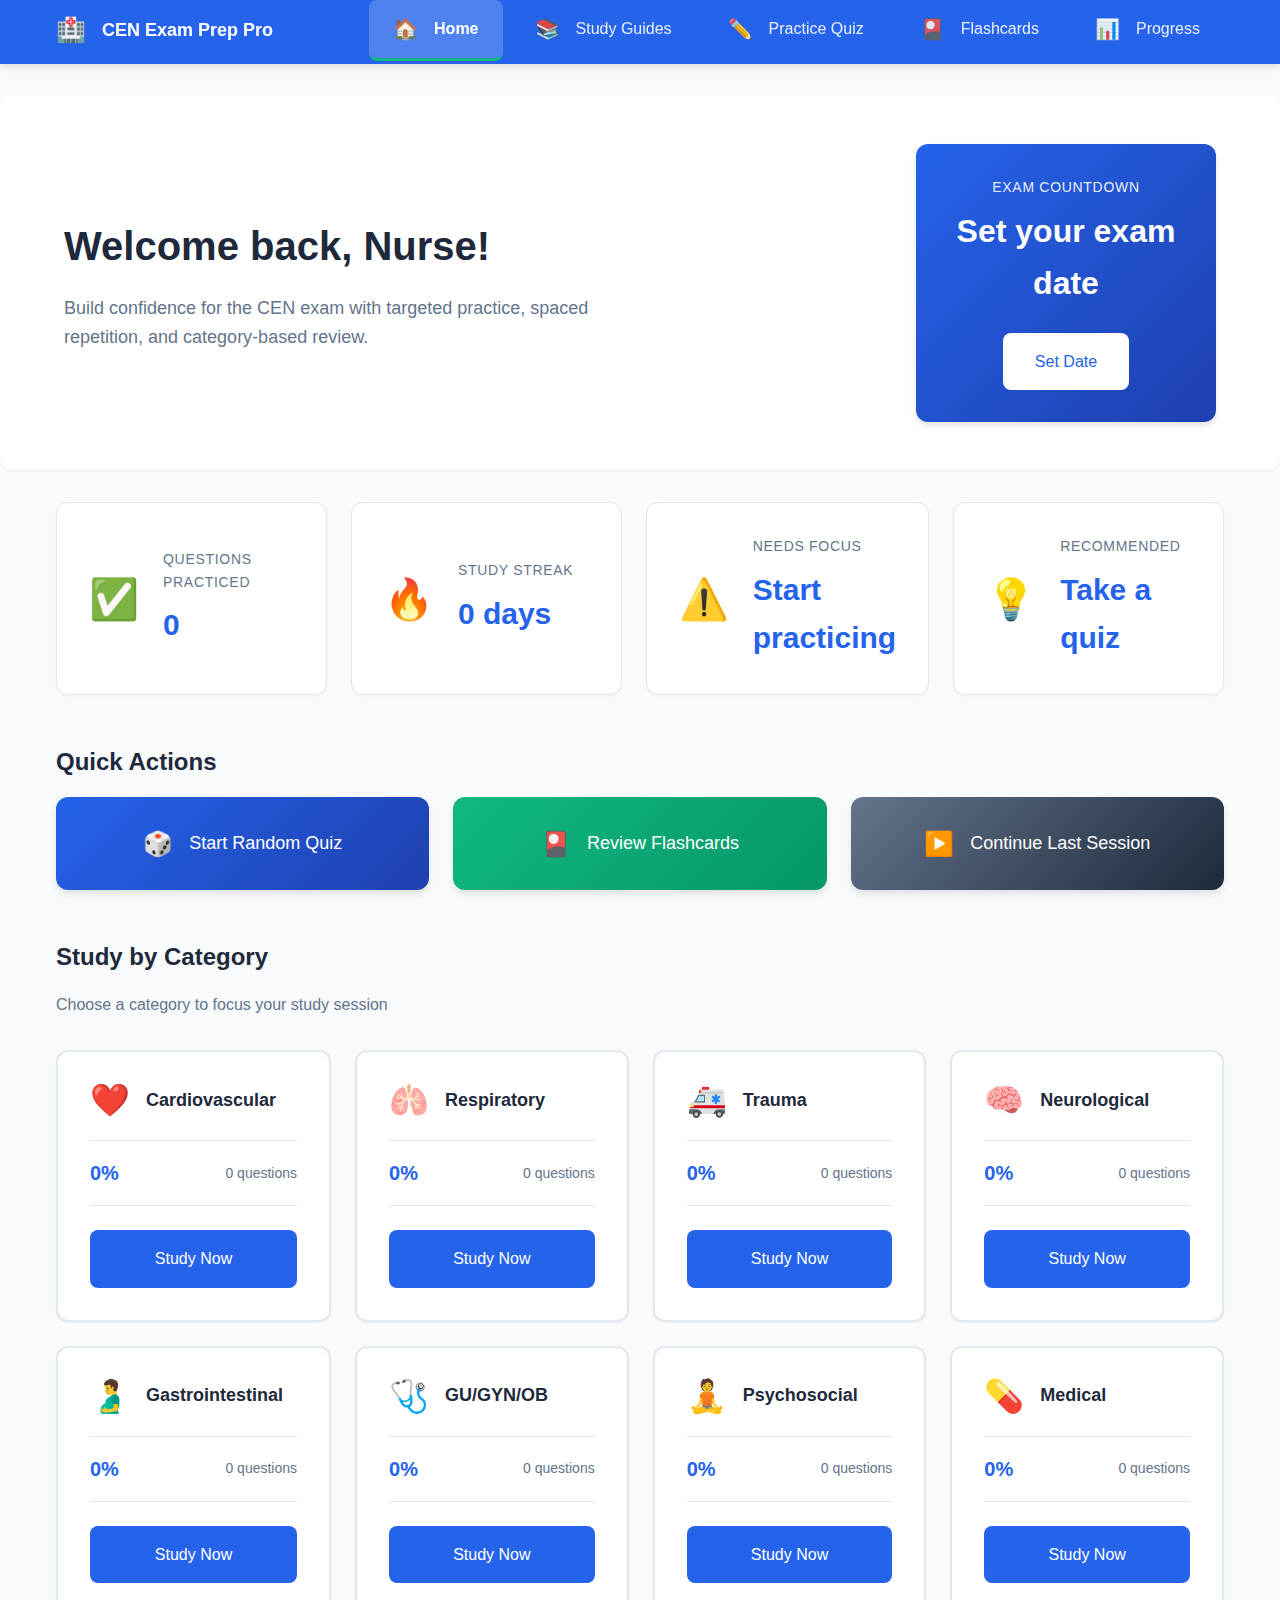
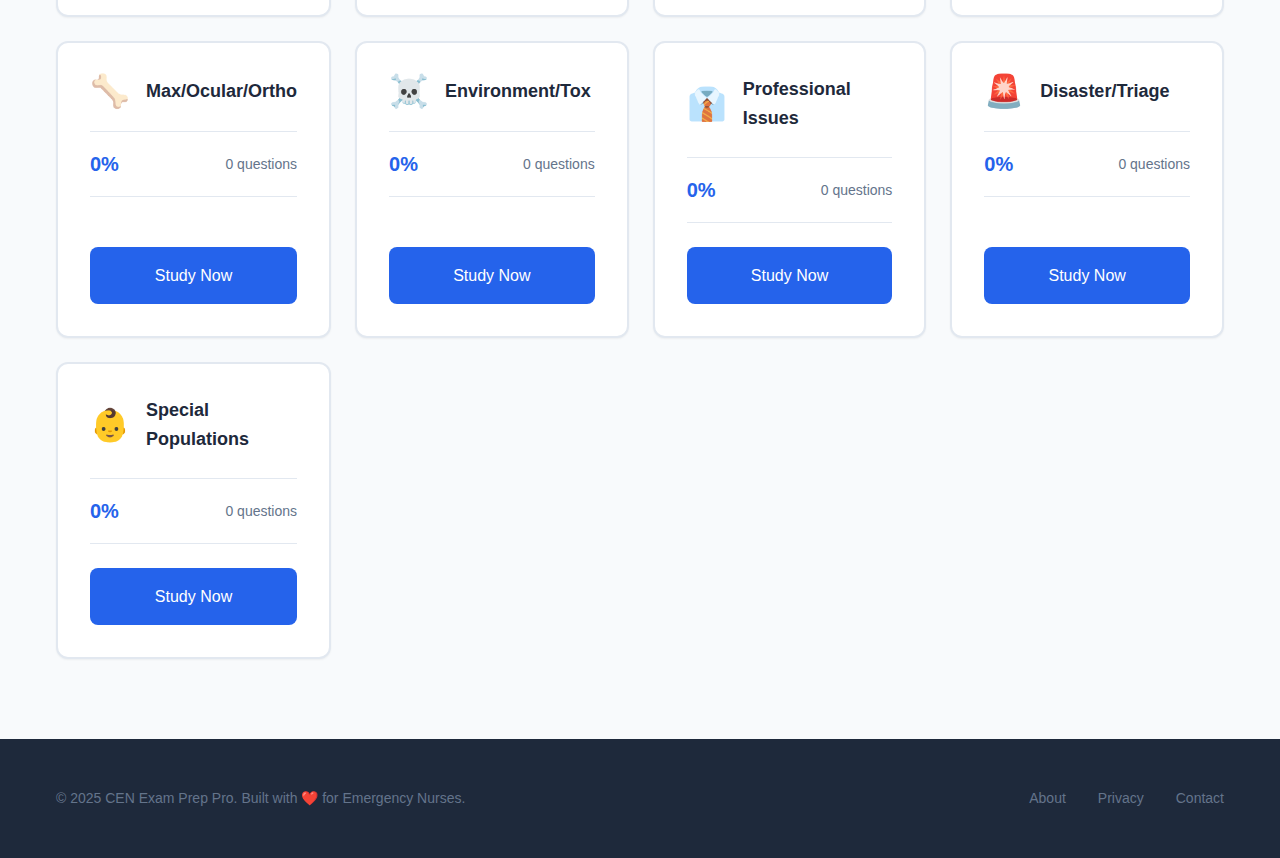
<file: index.html>
<!doctype html>
<html lang="en">
<head>
  <meta charset="utf-8" />
  <meta name="viewport" content="width=device-width, initial-scale=1" />
  
  <!-- SEO -->
  <title>CEN Exam Prep Pro | Dashboard</title>
  <meta name="description" content="CEN Exam Prep Pro dashboard: track study streak, practice questions, categories, and recommended next steps for Certified Emergency Nurse exam prep." />
  <meta name="keywords" content="CEN, Certified Emergency Nurse, exam prep, emergency nursing, practice questions, flashcards, study guide, quiz" />
  <meta name="author" content="CEN Exam Prep Pro" />
  
  <!-- Theme color for mobile browsers -->
  <meta name="theme-color" content="#2563eb" />
  
  <!-- External CSS -->
  <link rel="stylesheet" href="css/style.css" />
  
  <!-- JS configuration & app logic -->
  <script src="js/config.js" defer></script>
  <script src="js/app.js" defer></script>
</head>

<body data-page="dashboard">
  <!-- Skip link for accessibility -->
  <a class="skip-link" href="#main">Skip to main content</a>

  <!-- HEADER + NAVIGATION -->
  <header class="site-header" role="banner">
    <div class="container">
      <div class="header-inner">
        <!-- Brand -->
        <div class="brand">
          <a href="index.html" class="brand-link" data-nav="home">
            <span class="brand-icon">🏥</span>
            <span class="brand-title">CEN Exam Prep Pro</span>
          </a>
        </div>

        <!-- Mobile menu toggle -->
        <button 
          class="nav-toggle" 
          type="button"
          aria-label="Toggle navigation menu"
          aria-controls="primary-nav"
          aria-expanded="false"
          data-action="toggle-nav"
        >
          <span class="nav-toggle-icon">☰</span>
        </button>

        <!-- Primary navigation -->
        <nav class="primary-nav" aria-label="Primary navigation">
          <ul class="nav-list" id="primary-nav">
            <li class="nav-item">
              <a href="index.html" class="nav-link active" aria-current="page" data-nav="home">
                <span class="nav-icon">🏠</span>
                <span>Home</span>
              </a>
            </li>
            <li class="nav-item">
              <a href="study.html" class="nav-link" data-nav="study-guides">
                <span class="nav-icon">📚</span>
                <span>Study Guides</span>
              </a>
            </li>
            <li class="nav-item">
              <a href="quiz.html" class="nav-link" data-nav="practice-quiz">
                <span class="nav-icon">✏️</span>
                <span>Practice Quiz</span>
              </a>
            </li>
            <li class="nav-item">
              <a href="flashcards.html" class="nav-link" data-nav="flashcards">
                <span class="nav-icon">🎴</span>
                <span>Flashcards</span>
              </a>
            </li>
            <li class="nav-item">
              <a href="progress.html" class="nav-link" data-nav="progress">
                <span class="nav-icon">📊</span>
                <span>Progress</span>
              </a>
            </li>
          </ul>
        </nav>
      </div>
    </div>
  </header>

  <!-- MAIN CONTENT -->
  <main id="main" class="site-main" role="main">
    
    <!-- HERO SECTION -->
    <section class="hero" aria-labelledby="hero-title">
      <div class="container">
        <div class="hero-content">
          <h1 id="hero-title" class="hero-title">
            Welcome back, <span id="userName" data-hook="user-name">Nurse</span>!
          </h1>
          <p class="hero-subtitle">
            Build confidence for the CEN exam with targeted practice, spaced repetition, and category-based review.
          </p>
        </div>
        
        <!-- Exam countdown -->
        <div class="countdown-card" role="status" aria-live="polite">
          <div class="countdown-label">Exam Countdown</div>
          <div class="countdown-value" id="examCountdown" data-hook="exam-countdown">
            Set your exam date
          </div>
          <button class="countdown-set-btn" data-action="set-exam-date">
            Set Date
          </button>
        </div>
      </div>
    </section>

    <!-- DASHBOARD STATS -->
    <section class="dashboard-stats" aria-label="Study statistics">
      <div class="container">
        <div class="stats-grid">
          
          <!-- Total Questions Practiced -->
          <div class="stat-card" data-stat="total-questions">
            <div class="stat-icon">✅</div>
            <div class="stat-content">
              <div class="stat-label">Questions Practiced</div>
              <div class="stat-value" id="totalQuestions" data-hook="total-questions">0</div>
            </div>
          </div>

          <!-- Study Streak -->
          <div class="stat-card" data-stat="study-streak">
            <div class="stat-icon">🔥</div>
            <div class="stat-content">
              <div class="stat-label">Study Streak</div>
              <div class="stat-value">
                <span id="studyStreak" data-hook="study-streak">0</span> days
              </div>
            </div>
          </div>

          <!-- Weakest Category -->
          <div class="stat-card" data-stat="weakest-category">
            <div class="stat-icon">⚠️</div>
            <div class="stat-content">
              <div class="stat-label">Needs Focus</div>
              <div class="stat-value" id="weakestCategory" data-hook="weakest-category">
                Start practicing
              </div>
            </div>
          </div>

          <!-- Recommended Study -->
          <div class="stat-card" data-stat="recommended">
            <div class="stat-icon">💡</div>
            <div class="stat-content">
              <div class="stat-label">Recommended</div>
              <div class="stat-value" id="recommendedStudy" data-hook="recommended-study">
                Take a quiz
              </div>
            </div>
          </div>

        </div>
      </div>
    </section>

    <!-- QUICK ACTIONS -->
    <section class="quick-actions" aria-label="Quick actions">
      <div class="container">
        <h2 class="section-title">Quick Actions</h2>
        <div class="actions-grid">
          
          <button class="action-btn action-btn-primary" data-action="start-random-quiz">
            <span class="action-icon">🎲</span>
            <span class="action-text">Start Random Quiz</span>
          </button>

          <button class="action-btn action-btn-secondary" data-action="review-flashcards">
            <span class="action-icon">🎴</span>
            <span class="action-text">Review Flashcards</span>
          </button>

          <button class="action-btn action-btn-tertiary" data-action="continue-session">
            <span class="action-icon">▶️</span>
            <span class="action-text">Continue Last Session</span>
          </button>

        </div>
      </div>
    </section>

    <!-- STUDY CATEGORIES -->
    <section class="study-categories" aria-label="Study categories">
      <div class="container">
        <h2 class="section-title">Study by Category</h2>
        <p class="section-subtitle">Choose a category to focus your study session</p>
        
        <div class="categories-grid">
          
          <!-- Cardiovascular -->
          <div class="category-card" data-category="cardiovascular">
            <div class="category-header">
              <span class="category-icon">❤️</span>
              <h3 class="category-title">Cardiovascular</h3>
            </div>
            <div class="category-stats">
              <span class="category-progress" data-hook="progress-cardiovascular">0%</span>
              <span class="category-count" data-hook="count-cardiovascular">0 questions</span>
            </div>
            <button class="category-btn" data-action="study-category" data-category-id="cardiovascular">
              Study Now
            </button>
          </div>

          <!-- Respiratory -->
          <div class="category-card" data-category="respiratory">
            <div class="category-header">
              <span class="category-icon">🫁</span>
              <h3 class="category-title">Respiratory</h3>
            </div>
            <div class="category-stats">
              <span class="category-progress" data-hook="progress-respiratory">0%</span>
              <span class="category-count" data-hook="count-respiratory">0 questions</span>
            </div>
            <button class="category-btn" data-action="study-category" data-category-id="respiratory">
              Study Now
            </button>
          </div>

          <!-- Trauma -->
          <div class="category-card" data-category="trauma">
            <div class="category-header">
              <span class="category-icon">🚑</span>
              <h3 class="category-title">Trauma</h3>
            </div>
            <div class="category-stats">
              <span class="category-progress" data-hook="progress-trauma">0%</span>
              <span class="category-count" data-hook="count-trauma">0 questions</span>
            </div>
            <button class="category-btn" data-action="study-category" data-category-id="trauma">
              Study Now
            </button>
          </div>

          <!-- Neurological -->
          <div class="category-card" data-category="neurological">
            <div class="category-header">
              <span class="category-icon">🧠</span>
              <h3 class="category-title">Neurological</h3>
            </div>
            <div class="category-stats">
              <span class="category-progress" data-hook="progress-neurological">0%</span>
              <span class="category-count" data-hook="count-neurological">0 questions</span>
            </div>
            <button class="category-btn" data-action="study-category" data-category-id="neurological">
              Study Now
            </button>
          </div>

          <!-- Gastrointestinal -->
          <div class="category-card" data-category="gastrointestinal">
            <div class="category-header">
              <span class="category-icon">🫃</span>
              <h3 class="category-title">Gastrointestinal</h3>
            </div>
            <div class="category-stats">
              <span class="category-progress" data-hook="progress-gastrointestinal">0%</span>
              <span class="category-count" data-hook="count-gastrointestinal">0 questions</span>
            </div>
            <button class="category-btn" data-action="study-category" data-category-id="gastrointestinal">
              Study Now
            </button>
          </div>

          <!-- Genitourinary/Gynecology/Obstetrical -->
          <div class="category-card" data-category="genitourinary">
            <div class="category-header">
              <span class="category-icon">🩺</span>
              <h3 class="category-title">GU/GYN/OB</h3>
            </div>
            <div class="category-stats">
              <span class="category-progress" data-hook="progress-genitourinary">0%</span>
              <span class="category-count" data-hook="count-genitourinary">0 questions</span>
            </div>
            <button class="category-btn" data-action="study-category" data-category-id="genitourinary">
              Study Now
            </button>
          </div>

          <!-- Psychosocial -->
          <div class="category-card" data-category="psychosocial">
            <div class="category-header">
              <span class="category-icon">🧘</span>
              <h3 class="category-title">Psychosocial</h3>
            </div>
            <div class="category-stats">
              <span class="category-progress" data-hook="progress-psychosocial">0%</span>
              <span class="category-count" data-hook="count-psychosocial">0 questions</span>
            </div>
            <button class="category-btn" data-action="study-category" data-category-id="psychosocial">
              Study Now
            </button>
          </div>

          <!-- Medical -->
          <div class="category-card" data-category="medical">
            <div class="category-header">
              <span class="category-icon">💊</span>
              <h3 class="category-title">Medical</h3>
            </div>
            <div class="category-stats">
              <span class="category-progress" data-hook="progress-medical">0%</span>
              <span class="category-count" data-hook="count-medical">0 questions</span>
            </div>
            <button class="category-btn" data-action="study-category" data-category-id="medical">
              Study Now
            </button>
          </div>

          <!-- Maxillofacial/Ocular/Orthopedic/Wound -->
          <div class="category-card" data-category="maxillofacial">
            <div class="category-header">
              <span class="category-icon">🦴</span>
              <h3 class="category-title">Max/Ocular/Ortho</h3>
            </div>
            <div class="category-stats">
              <span class="category-progress" data-hook="progress-maxillofacial">0%</span>
              <span class="category-count" data-hook="count-maxillofacial">0 questions</span>
            </div>
            <button class="category-btn" data-action="study-category" data-category-id="maxillofacial">
              Study Now
            </button>
          </div>

          <!-- Environment/Toxicology -->
          <div class="category-card" data-category="environmental">
            <div class="category-header">
              <span class="category-icon">☠️</span>
              <h3 class="category-title">Environment/Tox</h3>
            </div>
            <div class="category-stats">
              <span class="category-progress" data-hook="progress-environmental">0%</span>
              <span class="category-count" data-hook="count-environmental">0 questions</span>
            </div>
            <button class="category-btn" data-action="study-category" data-category-id="environmental">
              Study Now
            </button>
          </div>

          <!-- Professional Issues -->
          <div class="category-card" data-category="professional">
            <div class="category-header">
              <span class="category-icon">👔</span>
              <h3 class="category-title">Professional Issues</h3>
            </div>
            <div class="category-stats">
              <span class="category-progress" data-hook="progress-professional">0%</span>
              <span class="category-count" data-hook="count-professional">0 questions</span>
            </div>
            <button class="category-btn" data-action="study-category" data-category-id="professional">
              Study Now
            </button>
          </div>

          <!-- System/Disaster/Triage -->
          <div class="category-card" data-category="disaster">
            <div class="category-header">
              <span class="category-icon">🚨</span>
              <h3 class="category-title">Disaster/Triage</h3>
            </div>
            <div class="category-stats">
              <span class="category-progress" data-hook="progress-disaster">0%</span>
              <span class="category-count" data-hook="count-disaster">0 questions</span>
            </div>
            <button class="category-btn" data-action="study-category" data-category-id="disaster">
              Study Now
            </button>
          </div>

          <!-- Special Populations -->
          <div class="category-card" data-category="special-populations">
            <div class="category-header">
              <span class="category-icon">👶</span>
              <h3 class="category-title">Special Populations</h3>
            </div>
            <div class="category-stats">
              <span class="category-progress" data-hook="progress-special-populations">0%</span>
              <span class="category-count" data-hook="count-special-populations">0 questions</span>
            </div>
            <button class="category-btn" data-action="study-category" data-category-id="special-populations">
              Study Now
            </button>
          </div>

        </div>
      </div>
    </section>

  </main>

  <!-- FOOTER -->
  <footer class="site-footer" role="contentinfo">
    <div class="container">
      <div class="footer-content">
        <p class="footer-copyright">
          &copy; 2025 CEN Exam Prep Pro. Built with ❤️ for Emergency Nurses.
        </p>
        <nav class="footer-nav" aria-label="Footer navigation">
          <a href="#" class="footer-link">About</a>
          <a href="#" class="footer-link">Privacy</a>
          <a href="#" class="footer-link">Contact</a>
        </nav>
      </div>
    </div>
  </footer>

</body>
</html>
</file>
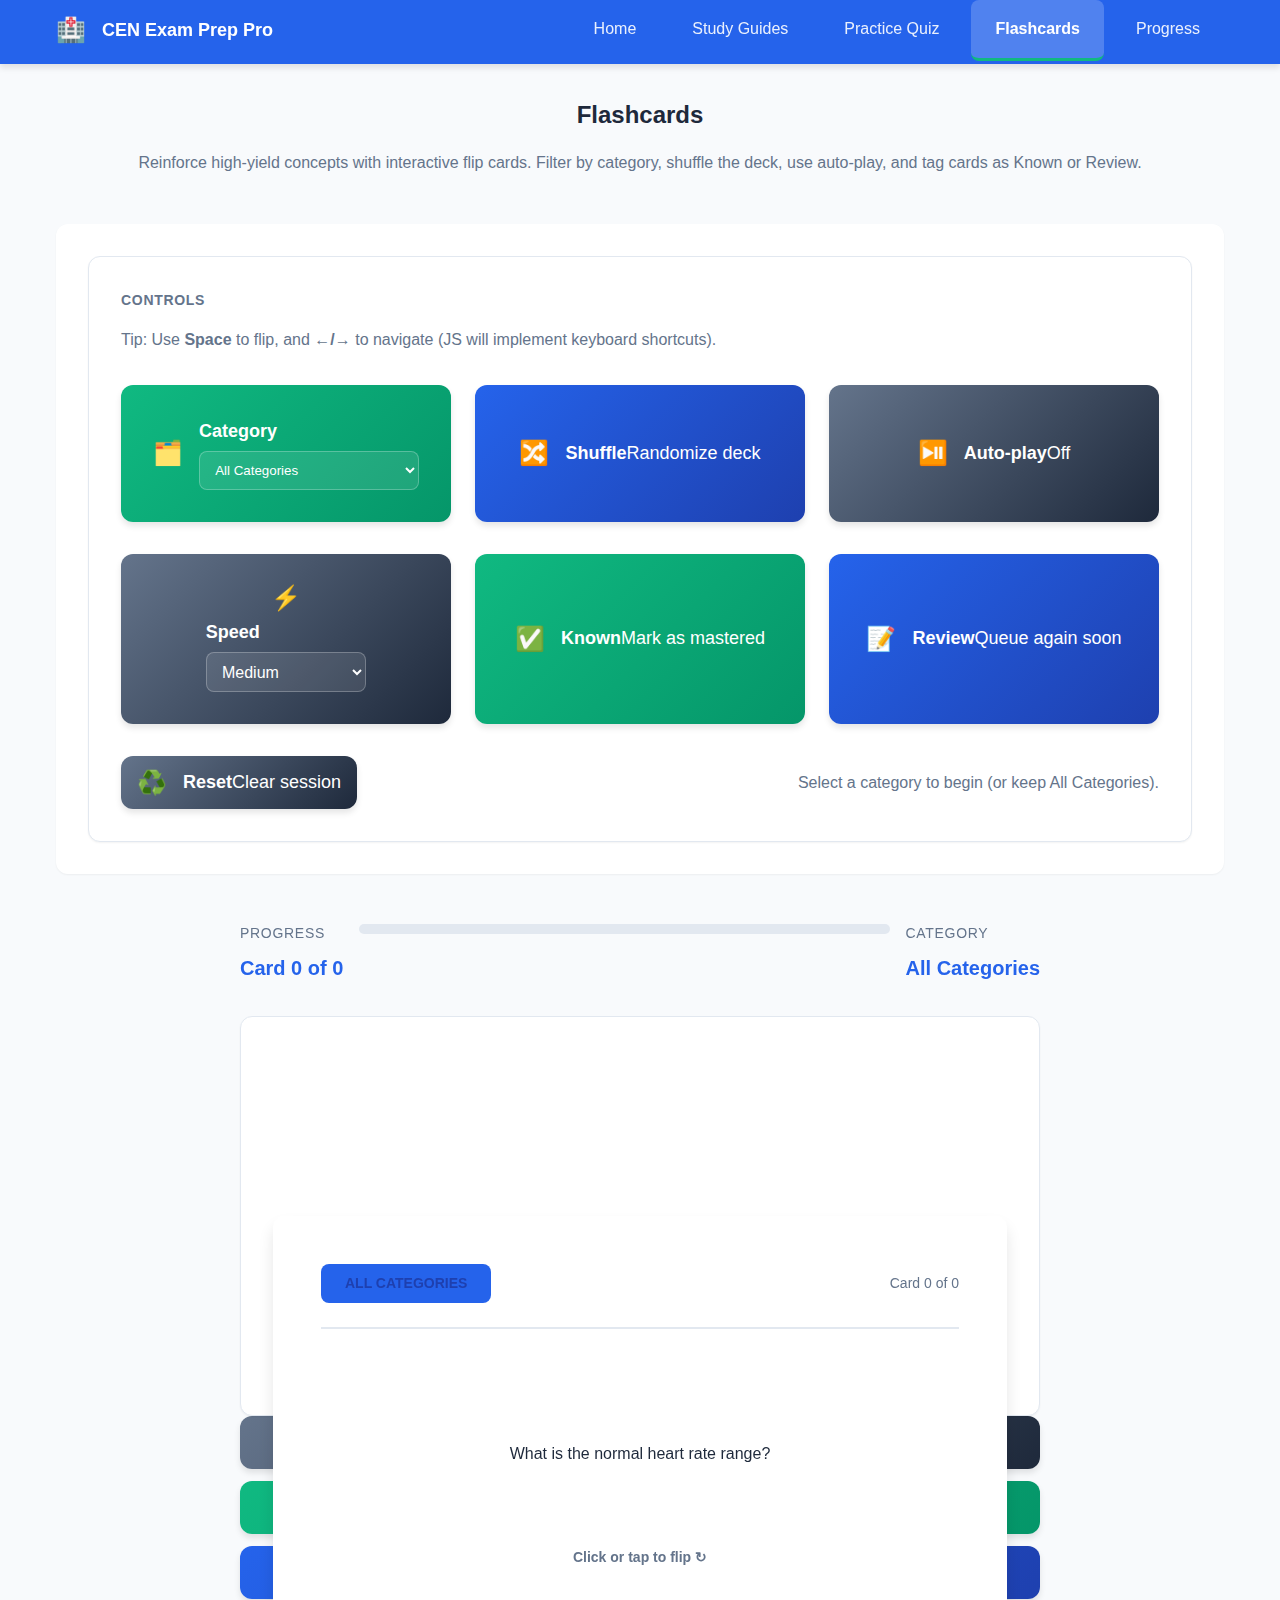
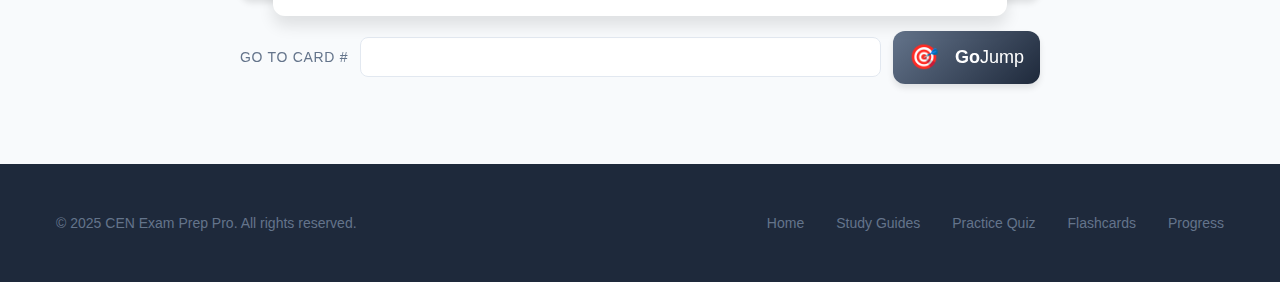
<file: flashcards.html>
<!doctype html>
<html lang="en">
<head>
  <!--
    CEN Exam Prep Pro - Flashcards Page (flashcards.html)
    - Matches shared header/nav/footer structure and CSS class naming
    - Flashcard UI is interactive (flip, next/prev, shuffle, filter)
    - CSS will handle the flip animation; JS will toggle .flipped and populate content
  -->

  <meta charset="utf-8" />
  <meta name="viewport" content="width=device-width, initial-scale=1" />

  <!-- SEO -->
  <title>CEN Exam Prep Pro | Flashcards</title>
  <meta name="description" content="Study CEN topics with interactive flashcards. Filter by category, shuffle, use auto-play, and mark cards as known or review." />
  <meta name="keywords" content="CEN flashcards, emergency nursing, spaced repetition, CEN exam prep, study cards" />
  <meta name="author" content="CEN Exam Prep Pro" />
  <meta name="robots" content="index,follow" />
  <meta name="theme-color" content="#2563eb" />

  <!-- External CSS -->
  <link rel="stylesheet" href="css/style.css" />

  <!-- App JS -->
  <script src="js/config.js" defer></script>
  <script src="js/app.js" defer></script>
  <script src="js/flashcards.js" defer></script>
</head>

<body data-page="flashcards">
  <!-- Skip link for accessibility -->
  <a class="skip-link" href="#main">Skip to main content</a>

  <!-- =========================
       Header + Primary Navigation (shared)
       ========================= -->
  <header class="site-header" role="banner">
    <div class="container">
      <div class="header-inner">
        <!-- Brand -->
        <div class="brand" aria-label="CEN Exam Prep Pro home">
          <a class="brand-link" href="index.html" data-nav="home" aria-label="Go to CEN Exam Prep Pro home">
            <span class="brand-icon" aria-hidden="true">🏥</span>
            <span class="brand-title">CEN Exam Prep Pro</span>
          </a>
        </div>

        <!-- Mobile nav toggle -->
        <button
          class="nav-toggle"
          type="button"
          aria-label="Open navigation menu"
          aria-controls="primaryNav"
          aria-expanded="false"
          data-action="toggle-nav"
        >
          <span class="nav-toggle-icon" aria-hidden="true"><span></span></span>
          <span class="sr-only">Toggle navigation</span>
        </button>

        <!-- Primary navigation -->
        <nav class="primary-nav" id="primaryNav" aria-label="Primary navigation">
          <ul class="nav-list">
            <li class="nav-item">
              <a class="nav-link" href="index.html" data-nav="home">Home</a>
            </li>
            <li class="nav-item">
              <a class="nav-link" href="study.html" data-nav="study-guides">Study Guides</a>
            </li>
            <li class="nav-item">
              <a class="nav-link" href="quiz.html" data-nav="practice-quiz">Practice Quiz</a>
            </li>
            <li class="nav-item">
              <a class="nav-link active" href="flashcards.html" aria-current="page" data-nav="flashcards">Flashcards</a>
            </li>
            <li class="nav-item">
              <a class="nav-link" href="progress.html" data-nav="progress">Progress</a>
            </li>
          </ul>
        </nav>
      </div>
    </div>
  </header>

  <!-- =========================
       Main Content
       ========================= -->
  <main id="main" class="site-main" role="main">
    <div class="container">
      <!-- =========================
           Page Header
           ========================= -->
      <header class="flashcard-page-header" aria-label="Flashcards page header">
        <h1 class="section-title">Flashcards</h1>
        <p class="section-subtitle">
          Reinforce high-yield concepts with interactive flip cards. Filter by category, shuffle the deck,
          use auto-play, and tag cards as Known or Review.
        </p>
      </header>

      <!-- =========================
           Controls
           ========================= -->
      <section class="flashcard-controls" aria-label="Flashcard controls">
        <article class="stat-card" aria-label="Flashcard control panel">
          <div class="stat-content">
            <h2 class="stat-label">Controls</h2>
            <p class="section-subtitle mt-2">
              Tip: Use <strong>Space</strong> to flip, and <strong>←/→</strong> to navigate (JS will implement keyboard shortcuts).
            </p>

            <div class="actions-grid mt-4" aria-label="Primary flashcard controls">
              <!-- Category Filter -->
              <div class="action-btn action-btn-secondary category-filter" role="group" aria-label="Category filter">
                <div class="action-icon" aria-hidden="true">🗂️</div>
                <div class="action-text">
                  <strong>Category</strong>
                  <label class="sr-only" for="flashcardCategory">Filter by category</label>
                  <select
                    id="flashcardCategory"
                    data-action="filter-category"
                    aria-label="Filter flashcards by category"
                    style="margin-top: 0.35rem; width: 100%; padding: 0.6rem 0.7rem; border-radius: 0.5rem; border: 1px solid rgba(255,255,255,0.25); background: rgba(255,255,255,0.10); color: #fff;"
                  >
                    <option value="all" selected>All Categories</option>
                    <option value="cardiovascular">Cardiovascular</option>
                    <option value="respiratory">Respiratory</option>
                    <option value="trauma">Trauma</option>
                    <option value="neurological">Neurological</option>
                    <option value="gastrointestinal">Gastrointestinal</option>
                    <option value="genitourinary-gynecology-obstetrical">Genitourinary/Gynecology/Obstetrical</option>
                    <option value="psychosocial">Psychosocial</option>
                    <option value="medical">Medical</option>
                    <option value="maxillofacial-ocular-orthopedic-wound">Maxillofacial/Ocular/Orthopedic/Wound</option>
                    <option value="environment-toxicology">Environment/Toxicology</option>
                    <option value="professional-issues">Professional Issues</option>
                    <option value="system-disaster-triage">System/Disaster/Triage</option>
                    <option value="special-populations">Special Populations</option>
                  </select>
                </div>
              </div>

              <!-- Shuffle -->
              <button
                type="button"
                class="action-btn action-btn-primary"
                data-action="shuffle-cards"
                aria-label="Shuffle flashcards"
              >
                <span class="action-icon" aria-hidden="true">🔀</span>
                <span class="action-text"><strong>Shuffle</strong><span>Randomize deck</span></span>
              </button>

              <!-- Auto-play toggle -->
              <button
                type="button"
                class="action-btn action-btn-tertiary"
                data-action="toggle-autoplay"
                aria-label="Toggle auto-play"
                aria-pressed="false"
              >
                <span class="action-icon" aria-hidden="true">⏯️</span>
                <span class="action-text"><strong>Auto-play</strong><span id="autoplayStatus" data-hook="autoplay-status">Off</span></span>
              </button>
            </div>

            <div class="actions-grid mt-4" aria-label="Secondary flashcard controls">
              <!-- Speed control -->
              <div class="action-btn action-btn-tertiary control-group" role="group" aria-label="Auto-play speed">
                <div class="action-icon" aria-hidden="true">⚡</div>
                <div class="action-text">
                  <strong>Speed</strong>
                  <label class="sr-only" for="autoplaySpeed">Auto-play speed</label>
                  <select
                    id="autoplaySpeed"
                    data-filter="autoplay-speed"
                    aria-label="Select auto-play speed"
                    style="margin-top: 0.35rem; width: 100%; padding: 0.6rem 0.7rem; border-radius: 0.5rem; border: 1px solid rgba(255,255,255,0.25); background: rgba(255,255,255,0.10); color: #fff;"
                  >
                    <option value="slow">Slow</option>
                    <option value="medium" selected>Medium</option>
                    <option value="fast">Fast</option>
                  </select>
                </div>
              </div>

              <!-- Mark Known -->
              <button
                type="button"
                class="action-btn action-btn-secondary"
                data-action="mark-known"
                aria-label="Mark this card as known"
              >
                <span class="action-icon" aria-hidden="true">✅</span>
                <span class="action-text"><strong>Known</strong><span>Mark as mastered</span></span>
              </button>

              <!-- Mark Review -->
              <button
                type="button"
                class="action-btn action-btn-primary"
                data-action="mark-review"
                aria-label="Mark this card for review"
              >
                <span class="action-icon" aria-hidden="true">📝</span>
                <span class="action-text"><strong>Review</strong><span>Queue again soon</span></span>
              </button>
            </div>

            <div class="mt-4" style="display:flex; flex-wrap:wrap; gap:0.75rem; align-items:center; justify-content:space-between;">
              <button
                type="button"
                class="action-btn action-btn-tertiary"
                data-action="reset-progress"
                aria-label="Reset flashcard progress"
                style="padding:0.75rem 1rem; width:auto;"
              >
                <span class="action-icon" aria-hidden="true">♻️</span>
                <span class="action-text"><strong>Reset</strong><span>Clear session</span></span>
              </button>

              <div id="flashcardStatus" data-hook="flashcard-status" role="status" aria-live="polite" style="color: var(--color-text-muted);">
                Select a category to begin (or keep All Categories).
              </div>
            </div>
          </div>
        </article>
      </section>

      <!-- =========================
           Flashcard Display Area
           ========================= -->
      <section class="flashcard-container" data-hook="flashcard-container" aria-label="Flashcard viewer">
        <!-- Progress indicator -->
        <div class="card-progress mt-4" aria-label="Flashcard progress" style="display:flex; align-items:center; justify-content:space-between; gap:1rem; flex-wrap:wrap;">
          <div>
            <span class="stat-label">Progress</span>
            <div class="stat-value" style="font-size:1.25rem;">
              <span data-hook="card-number" id="cardNumber">Card 0 of 0</span>
            </div>
          </div>

          <!-- Visual progress bar -->
          <div style="flex: 1 1 280px; min-width: 220px;">
            <div
              class="quiz-progress-bar"
              aria-label="Flashcard progress bar"
              style="height: 10px; background: var(--color-border); border-radius: 999px; overflow:hidden;"
            >
              <div
                data-hook="progress-bar"
                id="flashcardProgressFill"
                style="height: 100%; width: 0%; background: var(--color-primary); transition: width var(--transition);"
              ></div>
            </div>
          </div>

          <div aria-label="Current category">
            <span class="stat-label">Category</span>
            <div class="stat-value" style="font-size:1.25rem;">
              <span data-hook="category-badge" id="categoryBadge">All Categories</span>
            </div>
          </div>
        </div>

        <!-- Flashcard (flip target)
             - JS toggles .flipped
             - data-action="flip-card" and keyboard handlers recommended
        -->
        <article
          class="flashcard stat-card mt-4"
          data-action="flip-card"
          data-card-id="placeholder"
          tabindex="0"
          role="button"
          aria-label="Flashcard. Activate to flip."
          aria-pressed="false"
        >
          <div class="card-inner" aria-hidden="false">
            <!-- Front -->
            <div class="card-front" data-hook="card-front">
              <div class="card-header" style="display:flex; align-items:center; justify-content:space-between; gap:1rem;">
                <span class="category-badge" data-hook="category-badge-front" style="font-weight:800; color: var(--color-primary-dark);">
                  All Categories
                </span>
                <span class="card-number" data-hook="card-number-front" style="color: var(--color-text-muted);">
                  Card 0 of 0
                </span>
              </div>

              <div class="card-content mt-4">
                <p class="card-question" style="font-size:1.1rem; font-weight:800; color: var(--color-text);">
                  Welcome to Flashcards
                </p>
                <p class="section-subtitle mt-2">
                  Select a category from the dropdown above (or keep <strong>All Categories</strong>) to load your deck.
                </p>
              </div>

              <div class="flip-indicator mt-6" aria-label="Flip instruction" style="color: var(--color-text-muted); font-weight:700;">
                <span>Click or tap to flip ↻</span>
              </div>
            </div>

            <!-- Back -->
            <div class="card-back" data-hook="card-back" hidden>
              <div class="card-header" style="display:flex; align-items:center; justify-content:space-between; gap:1rem;">
                <span class="category-badge" data-hook="category-badge-back" style="font-weight:800; color: var(--color-primary-dark);">
                  All Categories
                </span>
                <span class="card-number" data-hook="card-number-back" style="color: var(--color-text-muted);">
                  Card 0 of 0
                </span>
              </div>

              <div class="card-content mt-4">
                <p class="card-answer" style="color: var(--color-text);">
                  <strong>How to use:</strong> Flip the card to reveal answers/definitions. Use Previous/Next to navigate.
                  Mark cards as <strong>Known</strong> or <strong>Review</strong> to shape your session.
                </p>
              </div>

              <div class="flip-indicator mt-6" aria-label="Flip instruction" style="color: var(--color-text-muted); font-weight:700;">
                <span>Click or tap to flip ↻</span>
              </div>
            </div>
          </div>
        </article>

        <!-- Navigation + Jump -->
        <div class="card-navigation mt-6" aria-label="Flashcard navigation" style="display:flex; gap:0.75rem; flex-wrap:wrap;">
          <button
            type="button"
            class="action-btn action-btn-tertiary"
            data-action="previous-card"
            aria-label="Previous card"
            id="btnPrevCard"
            style="padding:0.75rem 1rem; width:100%; justify-content:center;"
          >
            <span class="action-icon" aria-hidden="true">⬅️</span>
            <span class="action-text"><strong>Previous</strong><span>Go back</span></span>
          </button>

          <button
            type="button"
            class="action-btn action-btn-secondary"
            data-action="next-card"
            aria-label="Next card"
            id="btnNextCard"
            style="padding:0.75rem 1rem; width:100%; justify-content:center;"
          >
            <span class="action-icon" aria-hidden="true">➡️</span>
            <span class="action-text"><strong>Next</strong><span>Continue</span></span>
          </button>

          <button
            type="button"
            class="action-btn action-btn-primary"
            data-action="shuffle-cards"
            aria-label="Shuffle cards"
            style="padding:0.75rem 1rem; width:100%; justify-content:center;"
          >
            <span class="action-icon" aria-hidden="true">🔀</span>
            <span class="action-text"><strong>Shuffle</strong><span>Random order</span></span>
          </button>
        </div>

        <div class="card-actions mt-4" aria-label="Jump to card" style="display:flex; gap:0.75rem; flex-wrap:wrap; align-items:center;">
          <label for="jumpToCard" class="stat-label" style="margin:0;">Go to card #</label>
          <input
            id="jumpToCard"
            type="number"
            min="1"
            step="1"
            inputmode="numeric"
            aria-label="Jump to card number"
            data-action="jump-to-card"
            style="flex: 1 1 140px; padding: 0.7rem 0.8rem; border-radius: 0.5rem; border: 1px solid var(--color-border); background: var(--color-surface);"
          />
          <button
            type="button"
            class="action-btn action-btn-tertiary"
            data-action="go-to-card"
            aria-label="Go to selected card"
            style="padding:0.75rem 1rem; width:auto;"
          >
            <span class="action-icon" aria-hidden="true">🎯</span>
            <span class="action-text"><strong>Go</strong><span>Jump</span></span>
          </button>
        </div>

        <!-- Sample Flashcard structure (for reference; populated by JS) -->
        <!--
        <div class="flashcard" data-card-id="card123" data-action="flip-card">
          <div class="card-inner">
            <div class="card-front" data-hook="card-front">
              <div class="card-header">
                <span class="category-badge" data-hook="category-badge">Cardiovascular</span>
                <span class="card-number" data-hook="card-number">Card 5 of 50</span>
              </div>
              <div class="card-content">
                <p class="card-question">What is the first-line treatment for acute MI?</p>
              </div>
              <div class="flip-indicator">
                <span>Click to flip ↻</span>
              </div>
            </div>
            
            <div class="card-back" data-hook="card-back">
              <div class="card-header">
                <span class="category-badge">Cardiovascular</span>
                <span class="card-number">Card 5 of 50</span>
              </div>
              <div class="card-content">
                <p class="card-answer"><strong>Answer:</strong> Aspirin 325mg PO, oxygen if SpO2 &lt;90%, nitroglycerin SL, morphine for pain, and immediate ECG.</p>
                <p class="card-rationale"><strong>Key Point:</strong> MONA protocol - Morphine, Oxygen, Nitroglycerin, Aspirin</p>
              </div>
              <div class="flip-indicator">
                <span>Click to flip ↻</span>
              </div>
            </div>
          </div>
        </div>
        -->
      </section>
    </div>
  </main>

  <!-- =========================
       Footer (shared)
       ========================= -->
  <footer class="site-footer" role="contentinfo">
    <div class="container">
      <div class="footer-content">
        <div class="footer-copyright">
          &copy; <span id="copyrightYear" data-hook="copyright-year">2025</span>
          CEN Exam Prep Pro. All rights reserved.
        </div>

        <nav class="footer-nav" aria-label="Footer navigation">
          <a class="footer-link" href="index.html" data-nav="footer-home">Home</a>
          <a class="footer-link" href="study.html" data-nav="footer-study">Study Guides</a>
          <a class="footer-link" href="quiz.html" data-nav="footer-quiz">Practice Quiz</a>
          <a class="footer-link" href="flashcards.html" data-nav="footer-flashcards">Flashcards</a>
          <a class="footer-link" href="progress.html" data-nav="footer-progress">Progress</a>
        </nav>
      </div>
    </div>
  </footer>
</body>
</html>
</file>
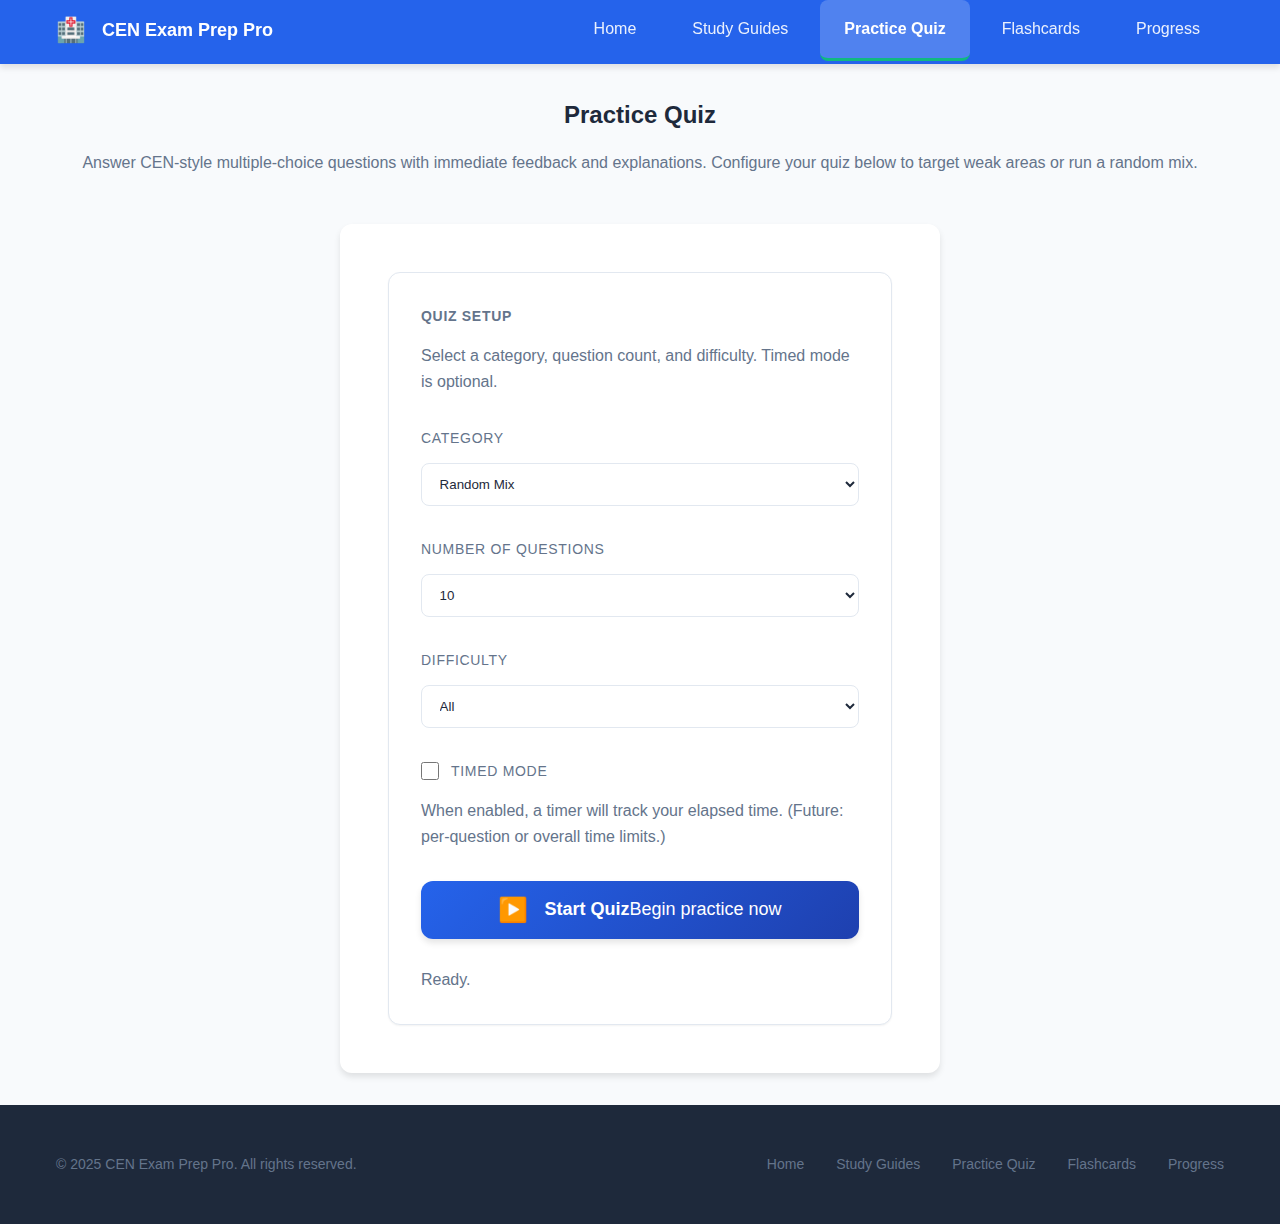
<file: quiz.html>
<!doctype html>
<html lang="en">
<head>
  <!--
    CEN Exam Prep Pro - Practice Quiz Page (quiz.html)
    - Matches header/nav/footer structure and class naming used by the app stylesheet
    - Quiz screens:
      1) Setup (visible by default)
      2) Interface (hidden by default; populated by JS)
      3) Results (hidden by default; populated by JS)
    - JS integration:
      - js/config.js: global app configuration (categories, exam date, etc.)
      - js/app.js: shared app shell behaviors (nav toggle, common hooks)
      - js/quiz.js: quiz engine (state, rendering, scoring)
  -->

  <meta charset="utf-8" />
  <meta name="viewport" content="width=device-width, initial-scale=1" />

  <!-- SEO -->
  <title>CEN Exam Prep Pro | Practice Quiz</title>
  <meta name="description" content="Practice CEN-style multiple-choice questions with immediate feedback, explanations, bookmarking, and performance results." />
  <meta name="keywords" content="CEN practice questions, emergency nursing quiz, multiple choice, exam prep, CEN test" />
  <meta name="author" content="CEN Exam Prep Pro" />
  <meta name="robots" content="index,follow" />
  <meta name="theme-color" content="#2563eb" />

  <!-- External CSS -->
  <link rel="stylesheet" href="css/style.css" />

  <!-- App JS -->
  <script src="js/config.js" defer></script>
  <script src="js/app.js" defer></script>
  <script src="js/quiz.js" defer></script>
</head>

<body data-page="practice-quiz">
  <!-- Skip link for accessibility -->
  <a class="skip-link" href="#main">Skip to main content</a>

  <!-- =========================
       Header + Primary Navigation (shared)
       ========================= -->
  <header class="site-header" role="banner">
    <div class="container">
      <div class="header-inner">
        <!-- Brand -->
        <div class="brand" aria-label="CEN Exam Prep Pro home">
          <a class="brand-link" href="index.html" data-nav="home" aria-label="Go to CEN Exam Prep Pro home">
            <span class="brand-icon" aria-hidden="true">🏥</span>
            <span class="brand-title">CEN Exam Prep Pro</span>
          </a>
        </div>

        <!-- Mobile nav toggle -->
        <button
          class="nav-toggle"
          type="button"
          aria-label="Open navigation menu"
          aria-controls="primaryNav"
          aria-expanded="false"
          data-action="toggle-nav"
        >
          <span class="nav-toggle-icon" aria-hidden="true"><span></span></span>
          <span class="sr-only">Toggle navigation</span>
        </button>

        <!-- Primary navigation -->
        <nav class="primary-nav" id="primaryNav" aria-label="Primary navigation">
          <ul class="nav-list">
            <li class="nav-item">
              <a class="nav-link" href="index.html" data-nav="home">Home</a>
            </li>
            <li class="nav-item">
              <a class="nav-link" href="study.html" data-nav="study-guides">Study Guides</a>
            </li>
            <li class="nav-item">
              <a class="nav-link active" href="quiz.html" aria-current="page" data-nav="practice-quiz">Practice Quiz</a>
            </li>
            <li class="nav-item">
              <a class="nav-link" href="flashcards.html" data-nav="flashcards">Flashcards</a>
            </li>
            <li class="nav-item">
              <a class="nav-link" href="progress.html" data-nav="progress">Progress</a>
            </li>
          </ul>
        </nav>
      </div>
    </div>
  </header>

  <!-- =========================
       Main Content
       ========================= -->
  <main id="main" class="site-main" role="main">
    <div class="container">
      <!-- =========================
           Page Header
           ========================= -->
      <header class="study-page-header" aria-label="Practice quiz page header">
        <h1 class="section-title">Practice Quiz</h1>
        <p class="section-subtitle">
          Answer CEN-style multiple-choice questions with immediate feedback and explanations.
          Configure your quiz below to target weak areas or run a random mix.
        </p>
      </header>

      <!-- ==========================================================
           1) QUIZ SETUP SCREEN (VISIBLE BY DEFAULT)
           - data-hook="quiz-setup"
           ========================================================== -->
      <section class="quiz-setup-screen" data-hook="quiz-setup" aria-label="Quiz setup">
        <article class="stat-card" aria-label="Quiz setup form">
          <div class="stat-content">
            <h2 class="stat-label">Quiz Setup</h2>
            <p class="section-subtitle mt-2">
              Select a category, question count, and difficulty. Timed mode is optional.
            </p>

            <form class="mt-4" aria-label="Configure quiz" data-hook="quiz-setup-form">
              <!-- Category selection -->
              <div class="mt-4" role="group" aria-label="Category selection">
                <label for="quizCategory" class="stat-label">Category</label>
                <select
                  id="quizCategory"
                  name="quizCategory"
                  aria-label="Select quiz category"
                  data-filter="quiz-category"
                  style="margin-top: 0.35rem; width: 100%; padding: 0.75rem 0.85rem; border-radius: 0.5rem; border: 1px solid var(--color-border); background: var(--color-surface); color: var(--color-text);"
                >
                  <option value="random" selected>Random Mix</option>
                  <option value="cardiovascular">Cardiovascular</option>
                  <option value="respiratory">Respiratory</option>
                  <option value="trauma">Trauma</option>
                  <option value="neurological">Neurological</option>
                  <option value="gastrointestinal">Gastrointestinal</option>
                  <option value="genitourinary-gynecology-obstetrical">Genitourinary/Gynecology/Obstetrical</option>
                  <option value="psychosocial">Psychosocial</option>
                  <option value="medical">Medical</option>
                  <option value="maxillofacial-ocular-orthopedic-wound">Maxillofacial/Ocular/Orthopedic/Wound</option>
                  <option value="environment-toxicology">Environment/Toxicology</option>
                  <option value="professional-issues">Professional Issues</option>
                  <option value="system-disaster-triage">System/Disaster/Triage</option>
                  <option value="special-populations">Special Populations</option>
                </select>
              </div>

              <!-- Number of questions -->
              <div class="mt-4" role="group" aria-label="Number of questions selection">
                <label for="quizCount" class="stat-label">Number of Questions</label>
                <select
                  id="quizCount"
                  name="quizCount"
                  aria-label="Select number of questions"
                  data-filter="quiz-count"
                  style="margin-top: 0.35rem; width: 100%; padding: 0.75rem 0.85rem; border-radius: 0.5rem; border: 1px solid var(--color-border); background: var(--color-surface); color: var(--color-text);"
                >
                  <option value="10" selected>10</option>
                  <option value="25">25</option>
                  <option value="50">50</option>
                  <option value="100">100</option>
                  <option value="all">All</option>
                </select>
              </div>

              <!-- Difficulty -->
              <div class="mt-4" role="group" aria-label="Difficulty selection">
                <label for="quizDifficulty" class="stat-label">Difficulty</label>
                <select
                  id="quizDifficulty"
                  name="quizDifficulty"
                  aria-label="Select difficulty"
                  data-filter="quiz-difficulty"
                  style="margin-top: 0.35rem; width: 100%; padding: 0.75rem 0.85rem; border-radius: 0.5rem; border: 1px solid var(--color-border); background: var(--color-surface); color: var(--color-text);"
                >
                  <option value="all" selected>All</option>
                  <option value="easy">Easy</option>
                  <option value="medium">Medium</option>
                  <option value="hard">Hard</option>
                </select>
              </div>

              <!-- Timed mode toggle (optional) -->
              <div class="mt-4" role="group" aria-label="Timed mode">
                <div style="display:flex; align-items:center; gap:0.75rem;">
                  <input
                    id="quizTimedMode"
                    type="checkbox"
                    name="quizTimedMode"
                    data-filter="quiz-timed"
                    aria-label="Enable timed mode"
                    style="width: 18px; height: 18px;"
                  />
                  <label for="quizTimedMode" class="stat-label" style="margin:0;">Timed Mode</label>
                </div>
                <p class="section-subtitle mt-2" style="max-width: 70ch;">
                  When enabled, a timer will track your elapsed time. (Future: per-question or overall time limits.)
                </p>
              </div>

              <!-- Start button -->
              <div class="mt-6" style="display:flex; gap:0.75rem; flex-wrap:wrap;">
                <button
                  type="button"
                  class="action-btn action-btn-primary"
                  data-action="start-quiz"
                  aria-label="Start quiz"
                  style="padding:0.9rem 1rem; width:100%; justify-content:center;"
                >
                  <span class="action-icon" aria-hidden="true">▶️</span>
                  <span class="action-text"><strong>Start Quiz</strong><span>Begin practice now</span></span>
                </button>

                <div id="setupStatus" role="status" aria-live="polite" class="mt-2" data-hook="setup-status" style="width:100%; color: var(--color-text-muted);">
                  Ready.
                </div>
              </div>
            </form>
          </div>
        </article>
      </section>

      <!-- ==========================================================
           2) QUIZ INTERFACE SCREEN (HIDDEN BY DEFAULT)
           - data-hook="quiz-interface"
           ========================================================== -->
      <section
        class="quiz-interface-screen"
        data-hook="quiz-interface"
        aria-label="Quiz interface"
        hidden
      >
        <!-- Quiz header -->
        <header class="quiz-header stat-card" aria-label="Quiz status bar">
          <div class="stat-content" style="width:100%;">
            <div style="display:flex; flex-wrap:wrap; gap:0.75rem; align-items:center; justify-content:space-between;">
              <div>
                <div class="stat-label">Category</div>
                <div class="stat-value" id="quizCategoryName" data-hook="quiz-category-name" style="font-size:1.25rem;">
                  Random Mix
                </div>
              </div>

              <div class="text-center" aria-label="Question progress">
                <div class="stat-label">Progress</div>
                <div class="stat-value" id="quizProgressText" data-hook="quiz-progress-text" style="font-size:1.25rem;">
                  Question 1 of 10
                </div>
              </div>

              <div class="text-center quiz-timer" aria-label="Timer display">
                <div class="stat-label">Timer</div>
                <div class="stat-value" id="quizTimer" data-hook="quiz-timer" style="font-size:1.25rem;">
                  00:00
                </div>
              </div>

              <div>
                <button
                  type="button"
                  class="action-btn action-btn-tertiary"
                  data-action="exit-quiz"
                  aria-label="Exit quiz"
                  style="padding:0.75rem 1rem; width:auto;"
                >
                  <span class="action-icon" aria-hidden="true">🚪</span>
                  <span class="action-text"><strong>Exit</strong><span>End session</span></span>
                </button>
              </div>
            </div>

            <!-- Progress bar -->
            <div class="quiz-progress-bar mt-4" aria-label="Quiz progress bar" style="width:100%;">
              <div
                id="quizProgressBar"
                data-hook="quiz-progress-bar"
                role="progressbar"
                aria-valuemin="0"
                aria-valuemax="100"
                aria-valuenow="0"
                aria-label="Progress"
                style="height: 10px; background: var(--color-border); border-radius: 999px; overflow:hidden;"
              >
                <div
                  id="quizProgressFill"
                  data-hook="quiz-progress-fill"
                  style="height: 100%; width: 0%; background: var(--color-primary); transition: width var(--transition);"
                ></div>
              </div>
            </div>
          </div>
        </header>

        <!-- Question container (populated by JS) -->
        <article class="question-container stat-card" data-question-id="" aria-label="Question" data-hook="question-container">
          <div class="question-header" style="display:flex; align-items:center; justify-content:space-between; gap:1rem;">
            <div class="question-number" id="questionNumber" data-hook="question-number" aria-label="Question number">
              Question 1 of 10
            </div>
            <button
              type="button"
              class="bookmark-btn"
              data-action="bookmark-question"
              aria-label="Bookmark this question"
              title="Bookmark"
              style="padding:0.4rem 0.6rem; border-radius:0.5rem; border:1px solid var(--color-border); background: var(--color-surface);"
            >
              <span aria-hidden="true">⭐</span>
            </button>
          </div>

          <p class="question-text mt-4" id="questionText" data-hook="question-text">
            Question text will appear here.
          </p>

          <!-- Answer options -->
          <div class="answer-options mt-4" role="group" aria-label="Answer options" data-hook="answer-options">
            <button class="answer-btn" type="button" data-answer="A" data-action="select-answer" aria-label="Answer A">
              <span class="answer-letter" aria-hidden="true" style="font-weight:800; margin-right:0.5rem;">A</span>
              <span class="answer-text" data-hook="answer-a">Answer A</span>
            </button>
            <button class="answer-btn" type="button" data-answer="B" data-action="select-answer" aria-label="Answer B">
              <span class="answer-letter" aria-hidden="true" style="font-weight:800; margin-right:0.5rem;">B</span>
              <span class="answer-text" data-hook="answer-b">Answer B</span>
            </button>
            <button class="answer-btn" type="button" data-answer="C" data-action="select-answer" aria-label="Answer C">
              <span class="answer-letter" aria-hidden="true" style="font-weight:800; margin-right:0.5rem;">C</span>
              <span class="answer-text" data-hook="answer-c">Answer C</span>
            </button>
            <button class="answer-btn" type="button" data-answer="D" data-action="select-answer" aria-label="Answer D">
              <span class="answer-letter" aria-hidden="true" style="font-weight:800; margin-right:0.5rem;">D</span>
              <span class="answer-text" data-hook="answer-d">Answer D</span>
            </button>
          </div>

          <!-- Feedback area (shown after selection) -->
          <div class="feedback-area mt-4" data-hook="feedback-area" role="status" aria-live="polite" hidden>
            <div class="feedback-correct" data-hook="feedback-correct" hidden>
              <strong>✓ Correct!</strong>
            </div>
            <div class="feedback-incorrect" data-hook="feedback-incorrect" hidden>
              <strong>✕ Incorrect</strong>
            </div>
            <p class="explanation-text mt-2" id="explanationText" data-hook="explanation-text">
              Explanation will appear here.
            </p>
          </div>

          <!-- Quiz navigation -->
          <div class="quiz-navigation mt-6" aria-label="Quiz navigation" style="display:flex; gap:0.75rem; flex-wrap:wrap;">
            <button
              type="button"
              class="action-btn action-btn-tertiary"
              data-action="previous-question"
              aria-label="Previous question"
              id="btnPrev"
              data-hook="btn-prev"
              disabled
              style="padding:0.75rem 1rem; width:100%; justify-content:center; opacity:0.95;"
            >
              <span class="action-icon" aria-hidden="true">⬅️</span>
              <span class="action-text"><strong>Previous</strong><span>Go back</span></span>
            </button>

            <button
              type="button"
              class="action-btn action-btn-secondary"
              data-action="next-question"
              aria-label="Next question"
              id="btnNext"
              data-hook="btn-next"
              disabled
              style="padding:0.75rem 1rem; width:100%; justify-content:center;"
            >
              <span class="action-icon" aria-hidden="true">➡️</span>
              <span class="action-text"><strong>Next</strong><span>Continue</span></span>
            </button>

            <button
              type="button"
              class="action-btn action-btn-primary"
              data-action="submit-quiz"
              aria-label="Submit quiz"
              id="btnSubmit"
              data-hook="btn-submit"
              hidden
              style="padding:0.75rem 1rem; width:100%; justify-content:center;"
            >
              <span class="action-icon" aria-hidden="true">✅</span>
              <span class="action-text"><strong>Submit Quiz</strong><span>Finish and score</span></span>
            </button>
          </div>

          <!-- Sample question structure (for reference only; populated by JS) -->
          <!--
          <div class="question-container" data-question-id="q123">
            <div class="question-header">
              <span class="question-number">Question 5 of 25</span>
              <button class="bookmark-btn" data-action="bookmark-question" aria-label="Bookmark this question">
                ⭐
              </button>
            </div>
            
            <p class="question-text">
              A 45-year-old patient presents with chest pain radiating to the left arm. 
              What is the most appropriate initial intervention?
            </p>
            
            <div class="answer-options">
              <button class="answer-btn" data-answer="A" data-action="select-answer">
                <span class="answer-letter">A</span>
                <span class="answer-text">Administer aspirin</span>
              </button>
              <button class="answer-btn" data-answer="B" data-action="select-answer">
                <span class="answer-letter">B</span>
                <span class="answer-text">Obtain chest X-ray</span>
              </button>
              <button class="answer-btn" data-answer="C" data-action="select-answer">
                <span class="answer-letter">C</span>
                <span class="answer-text">Start IV fluids</span>
              </button>
              <button class="answer-btn" data-answer="D" data-action="select-answer">
                <span class="answer-letter">D</span>
                <span class="answer-text">Discharge home</span>
              </button>
            </div>
            
            <div class="feedback-area" style="display: none;">
              <div class="feedback-correct">
                <strong>✓ Correct!</strong>
              </div>
              <p class="explanation-text">
                Aspirin is the first-line treatment for suspected acute coronary syndrome...
              </p>
            </div>
          </div>
          -->
        </article>
      </section>

      <!-- ==========================================================
           3) RESULTS SCREEN (HIDDEN BY DEFAULT)
           - data-hook="quiz-results"
           ========================================================== -->
      <section
        class="quiz-results-screen"
        data-hook="quiz-results"
        aria-label="Quiz results"
        hidden
      >
        <article class="stat-card" aria-label="Results summary">
          <div class="stat-content">
            <h2 class="section-title">Results</h2>
            <p class="section-subtitle" id="resultsAnnouncement" role="status" aria-live="polite" data-hook="results-announcement">
              Your results will appear here after you submit the quiz.
            </p>

            <!-- Score -->
            <div class="results-score mt-6" aria-label="Final score">
              <div class="stat-label">Final Score</div>
              <div class="stat-value" id="finalScorePercent" data-hook="final-score-percent" style="font-size:2.25rem;">
                0%
              </div>
              <div class="section-subtitle" id="finalScoreFraction" data-hook="final-score-fraction">
                0 / 0 correct
              </div>
              <div class="performance-message mt-2" id="performanceMessage" data-hook="performance-message" aria-live="polite">
                Performance message will appear here.
              </div>
            </div>

            <!-- Breakdown -->
            <div class="results-breakdown mt-6" aria-label="Score breakdown">
              <h3 class="stat-label">Breakdown</h3>
              <ul class="mt-2" style="display:grid; gap:0.4rem; color: var(--color-text);">
                <li>Total questions: <strong id="resultsTotal" data-hook="results-total">0</strong></li>
                <li>Correct: <strong id="resultsCorrect" data-hook="results-correct">0</strong></li>
                <li>Incorrect: <strong id="resultsIncorrect" data-hook="results-incorrect">0</strong></li>
                <li>Time taken: <strong id="resultsTime" data-hook="results-time">—</strong></li>
              </ul>
            </div>

            <!-- Category performance (if applicable) -->
            <div class="mt-6" aria-label="Category performance breakdown">
              <h3 class="stat-label">Category Performance</h3>
              <p class="section-subtitle mt-2">
                If your quiz included multiple categories, this section will show per-category accuracy.
              </p>
              <div id="categoryBreakdown" data-hook="category-breakdown" class="mt-2" role="region" aria-label="Category breakdown">
                <!-- JS will populate -->
                <p style="color: var(--color-text-muted);">No category breakdown available.</p>
              </div>
            </div>

            <!-- Actions -->
            <div class="mt-6" role="group" aria-label="Result actions" style="display:grid; gap:0.75rem;">
              <button
                type="button"
                class="action-btn action-btn-secondary"
                data-action="review-incorrect"
                aria-label="Review incorrect answers"
                style="padding:0.9rem 1rem; width:100%; justify-content:center;"
              >
                <span class="action-icon" aria-hidden="true">🧾</span>
                <span class="action-text"><strong>Review Incorrect Answers</strong><span>Focus your remediation</span></span>
              </button>

              <button
                type="button"
                class="action-btn action-btn-tertiary"
                data-action="review-all"
                aria-label="Review all answers"
                style="padding:0.9rem 1rem; width:100%; justify-content:center;"
              >
                <span class="action-icon" aria-hidden="true">📚</span>
                <span class="action-text"><strong>Review All Answers</strong><span>Full answer key</span></span>
              </button>

              <button
                type="button"
                class="action-btn action-btn-primary"
                data-action="retake-quiz"
                aria-label="Retake quiz"
                style="padding:0.9rem 1rem; width:100%; justify-content:center;"
              >
                <span class="action-icon" aria-hidden="true">🔁</span>
                <span class="action-text"><strong>Retake Quiz</strong><span>Try again</span></span>
              </button>

              <a
                class="action-btn action-btn-tertiary"
                href="index.html"
                data-action="back-dashboard"
                aria-label="Back to dashboard"
                style="padding:0.9rem 1rem; width:100%; justify-content:center; display:flex;"
              >
                <span class="action-icon" aria-hidden="true">🏠</span>
                <span class="action-text"><strong>Back to Dashboard</strong><span>Return home</span></span>
              </a>
            </div>
          </div>
        </article>
      </section>
    </div>
  </main>

  <!-- =========================
       Footer (shared)
       ========================= -->
  <footer class="site-footer" role="contentinfo">
    <div class="container">
      <div class="footer-content">
        <div class="footer-copyright">
          &copy; <span id="copyrightYear" data-hook="copyright-year">2025</span>
          CEN Exam Prep Pro. All rights reserved.
        </div>

        <nav class="footer-nav" aria-label="Footer navigation">
          <a class="footer-link" href="index.html" data-nav="footer-home">Home</a>
          <a class="footer-link" href="study.html" data-nav="footer-study">Study Guides</a>
          <a class="footer-link" href="quiz.html" data-nav="footer-quiz">Practice Quiz</a>
          <a class="footer-link" href="flashcards.html" data-nav="footer-flashcards">Flashcards</a>
          <a class="footer-link" href="progress.html" data-nav="footer-progress">Progress</a>
        </nav>
      </div>
    </div>
  </footer>

  <!-- ==========================================================
       Notes for developers:
       - Initial state:
         * Setup screen visible
         * Interface/results hidden
       - JS should toggle:
         * [data-hook="quiz-setup"] hidden = true/false
         * [data-hook="quiz-interface"] hidden = true/false
         * [data-hook="quiz-results"] hidden = true/false
       - Answer buttons will be decorated by JS with:
         * .selected, .correct, .incorrect
         * data-correct="true|false"
       ========================================================== -->
</body>
</html>
</file>
<file: css/style.css>
/* ==========================================================================
   CEN Exam Prep Pro - Main Stylesheet
   Mobile-first, accessible, production-ready
   ========================================================================== */

/* ==========================================================================
   1. CSS VARIABLES (Design Tokens)
   ========================================================================== */
:root {
  /* Colors */
  --color-primary: #2563eb;        /* medical blue */
  --color-primary-dark: #1e40af;
  --color-primary-light: #3b82f6;
  --color-secondary: #10b981;      /* success green */
  --color-secondary-dark: #059669;
  --color-accent: #f59e0b;         /* warning amber */
  --color-danger: #ef4444;         /* error red */
  --color-bg: #f8fafc;             /* light gray */
  --color-surface: #ffffff;        /* white */
  --color-text: #1e293b;           /* dark gray */
  --color-text-muted: #64748b;     /* medium gray */
  --color-border: #e2e8f0;         /* light border */

  /* Typography */
  --font-sans: -apple-system, BlinkMacSystemFont, "Segoe UI", Roboto, sans-serif;
  --font-size-base: 16px;
  --font-weight-normal: 400;
  --font-weight-medium: 500;
  --font-weight-bold: 700;

  /* Spacing */
  --spacing-xs: 0.5rem;
  --spacing-sm: 1rem;
  --spacing-md: 1.5rem;
  --spacing-lg: 2rem;
  --spacing-xl: 3rem;

  /* UI Elements */
  --border-radius: 0.5rem;
  --border-radius-lg: 0.75rem;
  --shadow-sm: 0 1px 2px rgba(0,0,0,0.05);
  --shadow-md: 0 4px 6px rgba(0,0,0,0.1);
  --shadow-lg: 0 10px 15px rgba(0,0,0,0.1);
  --shadow-xl: 0 20px 25px rgba(0,0,0,0.15);
  --transition: 0.3s ease;

  /* Layout */
  --max-container: 1200px;
  --header-height: 64px;
}

/* ==========================================================================
   2. GLOBAL RESET & BASE
   ========================================================================== */
* {
  margin: 0;
  padding: 0;
  box-sizing: border-box;
}

html {
  scroll-behavior: smooth;
  font-size: var(--font-size-base);
}

body {
  font-family: var(--font-sans);
  background: var(--color-bg);
  color: var(--color-text);
  line-height: 1.6;
  -webkit-font-smoothing: antialiased;
  -moz-osx-font-smoothing: grayscale;
  min-height: 100vh;
  display: flex;
  flex-direction: column;
}

img, svg, video {
  max-width: 100%;
  height: auto;
  display: block;
}

a {
  color: inherit;
  text-decoration: none;
  transition: var(--transition);
}

button {
  font: inherit;
  color: inherit;
  background: none;
  border: none;
  cursor: pointer;
  transition: var(--transition);
}

ul {
  list-style: none;
}

/* Accessible focus states */
:focus {
  outline: none;
}

:focus-visible {
  outline: 2px solid var(--color-primary);
  outline-offset: 2px;
  border-radius: 0.25rem;
}

/* ==========================================================================
   3. LAYOUT
   ========================================================================== */
.container {
  max-width: var(--max-container);
  margin: 0 auto;
  padding: 0 var(--spacing-sm);
  width: 100%;
}

.site-main {
  flex: 1;
  padding: var(--spacing-lg) 0;
}

/* Skip link for accessibility */
.skip-link {
  position: absolute;
  top: -100px;
  left: 0;
  background: var(--color-primary);
  color: white;
  padding: var(--spacing-sm) var(--spacing-md);
  z-index: 9999;
  border-radius: 0 0 var(--border-radius) 0;
  font-weight: var(--font-weight-bold);
}

.skip-link:focus {
  top: 0;
}

/* ==========================================================================
   4. HEADER & NAVIGATION
   ========================================================================== */
.site-header {
  background: var(--color-primary);
  color: white;
  box-shadow: var(--shadow-md);
  position: sticky;
  top: 0;
  z-index: 1000;
  height: var(--header-height);
}

.header-inner {
  display: flex;
  justify-content: space-between;
  align-items: center;
  height: 100%;
  gap: var(--spacing-md);
}

/* Brand */
.brand {
  display: flex;
  align-items: center;
}

.brand-link {
  display: flex;
  align-items: center;
  gap: var(--spacing-sm);
  color: white;
  font-weight: var(--font-weight-bold);
  font-size: 1.125rem;
}

.brand-link:hover {
  opacity: 0.9;
}

.brand-icon {
  font-size: 1.5rem;
  line-height: 1;
}

.brand-title {
  white-space: nowrap;
}

/* Mobile menu toggle */
.nav-toggle {
  display: block;
  padding: var(--spacing-xs);
  color: white;
  font-size: 1.5rem;
  background: transparent;
  border: none;
  cursor: pointer;
  z-index: 1001;
}

.nav-toggle:hover {
  background: rgba(255, 255, 255, 0.1);
  border-radius: var(--border-radius);
}

.nav-toggle-icon {
  display: block;
  line-height: 1;
}

/* Primary Navigation */
.primary-nav {
  position: fixed;
  top: var(--header-height);
  left: 0;
  right: 0;
  background: var(--color-primary-dark);
  max-height: 0;
  overflow: hidden;
  transition: max-height var(--transition);
  box-shadow: var(--shadow-lg);
}

.primary-nav.active {
  max-height: 400px;
}

.nav-list {
  display: flex;
  flex-direction: column;
  padding: var(--spacing-sm) 0;
}

.nav-item {
  border-bottom: 1px solid rgba(255, 255, 255, 0.1);
}

.nav-item:last-child {
  border-bottom: none;
}

.nav-link {
  display: flex;
  align-items: center;
  gap: var(--spacing-sm);
  padding: var(--spacing-md) var(--spacing-lg);
  color: rgba(255, 255, 255, 0.9);
  transition: var(--transition);
}

.nav-link:hover,
.nav-link:focus {
  background: rgba(255, 255, 255, 0.1);
  color: white;
}

.nav-link.active {
  background: rgba(255, 255, 255, 0.15);
  color: white;
  font-weight: var(--font-weight-bold);
  border-left: 4px solid var(--color-secondary);
}

.nav-icon {
  font-size: 1.25rem;
  line-height: 1;
}

/* Desktop Navigation */
@media (min-width: 768px) {
  .nav-toggle {
    display: none;
  }

  .primary-nav {
    position: static;
    max-height: none;
    background: transparent;
    box-shadow: none;
  }

  .nav-list {
    flex-direction: row;
    gap: var(--spacing-xs);
    padding: 0;
  }

  .nav-item {
    border-bottom: none;
  }

  .nav-link {
    padding: var(--spacing-sm) var(--spacing-md);
    border-radius: var(--border-radius);
  }

  .nav-link.active {
    background: rgba(255, 255, 255, 0.2);
    border-left: none;
    border-bottom: 3px solid var(--color-secondary);
  }
}

/* ==========================================================================
   5. HERO SECTION
   ========================================================================== */
.hero {
  background: var(--color-surface);
  border-radius: var(--border-radius-lg);
  box-shadow: var(--shadow-sm);
  padding: var(--spacing-xl) var(--spacing-lg);
  margin-bottom: var(--spacing-lg);
}

.hero-content {
  margin-bottom: var(--spacing-lg);
}

.hero-title {
  font-size: 1.875rem;
  font-weight: var(--font-weight-bold);
  color: var(--color-text);
  margin-bottom: var(--spacing-sm);
}

.hero-subtitle {
  font-size: 1.125rem;
  color: var(--color-text-muted);
  max-width: 600px;
}

/* Countdown Card */
.countdown-card {
  background: linear-gradient(135deg, var(--color-primary), var(--color-primary-dark));
  color: white;
  padding: var(--spacing-lg);
  border-radius: var(--border-radius-lg);
  text-align: center;
  box-shadow: var(--shadow-md);
}

.countdown-label {
  font-size: 0.875rem;
  text-transform: uppercase;
  letter-spacing: 0.05em;
  opacity: 0.9;
  margin-bottom: var(--spacing-xs);
}

.countdown-value {
  font-size: 2rem;
  font-weight: var(--font-weight-bold);
  margin-bottom: var(--spacing-md);
}

.countdown-set-btn {
  background: white;
  color: var(--color-primary);
  padding: var(--spacing-sm) var(--spacing-lg);
  border-radius: var(--border-radius);
  font-weight: var(--font-weight-medium);
  transition: var(--transition);
}

.countdown-set-btn:hover {
  transform: translateY(-2px);
  box-shadow: var(--shadow-md);
}

@media (min-width: 768px) {
  .hero {
    padding: var(--spacing-xl);
  }

  .hero .container {
    display: grid;
    grid-template-columns: 1fr 300px;
    gap: var(--spacing-xl);
    align-items: center;
  }

  .hero-content {
    margin-bottom: 0;
  }

  .hero-title {
    font-size: 2.5rem;
  }
}

/* ==========================================================================
   6. DASHBOARD STATS
   ========================================================================== */
.dashboard-stats {
  margin-bottom: var(--spacing-xl);
}

.stats-grid {
  display: grid;
  grid-template-columns: 1fr;
  gap: var(--spacing-md);
}

.stat-card {
  background: var(--color-surface);
  border-radius: var(--border-radius-lg);
  padding: var(--spacing-lg);
  box-shadow: var(--shadow-sm);
  display: flex;
  align-items: center;
  gap: var(--spacing-md);
  transition: var(--transition);
  border: 1px solid var(--color-border);
}

.stat-card:hover {
  transform: translateY(-4px);
  box-shadow: var(--shadow-lg);
  border-color: var(--color-primary);
}

.stat-icon {
  font-size: 2.5rem;
  line-height: 1;
  flex-shrink: 0;
}

.stat-content {
  flex: 1;
}

.stat-label {
  font-size: 0.875rem;
  color: var(--color-text-muted);
  text-transform: uppercase;
  letter-spacing: 0.05em;
  margin-bottom: var(--spacing-xs);
}

.stat-value {
  font-size: 1.875rem;
  font-weight: var(--font-weight-bold);
  color: var(--color-text);
}

@media (min-width: 640px) {
  .stats-grid {
    grid-template-columns: repeat(2, 1fr);
  }
}

@media (min-width: 1024px) {
  .stats-grid {
    grid-template-columns: repeat(4, 1fr);
  }
}

/* ==========================================================================
   7. QUICK ACTIONS
   ========================================================================== */
.quick-actions {
  margin-bottom: var(--spacing-xl);
}

.section-title {
  font-size: 1.5rem;
  font-weight: var(--font-weight-bold);
  color: var(--color-text);
  margin-bottom: var(--spacing-sm);
}

.section-subtitle {
  font-size: 1rem;
  color: var(--color-text-muted);
  margin-bottom: var(--spacing-lg);
}

.actions-grid {
  display: grid;
  grid-template-columns: 1fr;
  gap: var(--spacing-md);
}

.action-btn {
  display: flex;
  align-items: center;
  justify-content: center;
  gap: var(--spacing-sm);
  padding: var(--spacing-lg);
  border-radius: var(--border-radius-lg);
  font-size: 1.125rem;
  font-weight: var(--font-weight-medium);
  color: white;
  transition: var(--transition);
  box-shadow: var(--shadow-md);
  border: none;
  cursor: pointer;
}

.action-btn:hover {
  transform: translateY(-2px) scale(1.02);
  box-shadow: var(--shadow-xl);
}

.action-btn:active {
  transform: translateY(0) scale(0.98);
}

.action-btn-primary {
  background: linear-gradient(135deg, var(--color-primary), var(--color-primary-dark));
}

.action-btn-secondary {
  background: linear-gradient(135deg, var(--color-secondary), var(--color-secondary-dark));
}

.action-btn-tertiary {
  background: linear-gradient(135deg, var(--color-text-muted), var(--color-text));
}

.action-icon {
  font-size: 1.5rem;
  line-height: 1;
}

@media (min-width: 768px) {
  .actions-grid {
    grid-template-columns: repeat(3, 1fr);
  }
}

/* ==========================================================================
   8. STUDY CATEGORIES
   ========================================================================== */
.study-categories {
  margin-bottom: var(--spacing-xl);
}

.categories-grid {
  display: grid;
  grid-template-columns: 1fr;
  gap: var(--spacing-md);
}

.category-card {
  background: var(--color-surface);
  border-radius: var(--border-radius-lg);
  padding: var(--spacing-lg);
  box-shadow: var(--shadow-sm);
  border: 2px solid var(--color-border);
  transition: var(--transition);
  display: flex;
  flex-direction: column;
}

.category-card:hover {
  transform: translateY(-4px);
  box-shadow: var(--shadow-lg);
  border-color: var(--color-primary);
}

.category-header {
  display: flex;
  align-items: center;
  gap: var(--spacing-sm);
  margin-bottom: var(--spacing-md);
}

.category-icon {
  font-size: 2rem;
  line-height: 1;
}

.category-title {
  font-size: 1.125rem;
  font-weight: var(--font-weight-bold);
  color: var(--color-text);
}

.category-stats {
  display: flex;
  justify-content: space-between;
  align-items: center;
  margin-bottom: var(--spacing-md);
  padding: var(--spacing-sm) 0;
  border-top: 1px solid var(--color-border);
  border-bottom: 1px solid var(--color-border);
}

.category-progress {
  font-size: 1.25rem;
  font-weight: var(--font-weight-bold);
  color: var(--color-primary);
}

.category-count {
  font-size: 0.875rem;
  color: var(--color-text-muted);
}

.category-btn {
  width: 100%;
  padding: var(--spacing-sm) var(--spacing-md);
  background: var(--color-primary);
  color: white;
  border: none;
  border-radius: var(--border-radius);
  font-weight: var(--font-weight-medium);
  cursor: pointer;
  transition: var(--transition);
  margin-top: auto;
}

.category-btn:hover {
  background: var(--color-primary-dark);
  transform: translateY(-2px);
  box-shadow: var(--shadow-md);
}

.category-btn:active {
  transform: translateY(0);
}

@media (min-width: 640px) {
  .categories-grid {
    grid-template-columns: repeat(2, 1fr);
  }
}

@media (min-width: 1024px) {
  .categories-grid {
    grid-template-columns: repeat(3, 1fr);
  }
}

@media (min-width: 1280px) {
  .categories-grid {
    grid-template-columns: repeat(4, 1fr);
  }
}

/* ==========================================================================
   9. FOOTER
   ========================================================================== */
.site-footer {
  background: var(--color-text);
  color: var(--color-text-muted);
  padding: var(--spacing-xl) 0;
  margin-top: auto;
}

.footer-content {
  display: flex;
  flex-direction: column;
  gap: var(--spacing-md);
  align-items: center;
  text-align: center;
}

.footer-copyright {
  font-size: 0.875rem;
}

.footer-nav {
  display: flex;
  gap: var(--spacing-lg);
  flex-wrap: wrap;
  justify-content: center;
}

.footer-link {
  color: var(--color-text-muted);
  font-size: 0.875rem;
  transition: var(--transition);
}

.footer-link:hover {
  color: white;
}

@media (min-width: 768px) {
  .footer-content {
    flex-direction: row;
    justify-content: space-between;
    text-align: left;
  }
}

/* ==========================================================================
   10. UTILITY CLASSES
   ========================================================================== */
.sr-only {
  position: absolute;
  width: 1px;
  height: 1px;
  padding: 0;
  margin: -1px;
  overflow: hidden;
  clip: rect(0, 0, 0, 0);
  white-space: nowrap;
  border-width: 0;
}

.text-center {
  text-align: center;
}

.mt-1 { margin-top: var(--spacing-xs); }
.mt-2 { margin-top: var(--spacing-sm); }
.mt-3 { margin-top: var(--spacing-md); }
.mt-4 { margin-top: var(--spacing-lg); }

.mb-1 { margin-bottom: var(--spacing-xs); }
.mb-2 { margin-bottom: var(--spacing-sm); }
.mb-3 { margin-bottom: var(--spacing-md); }
.mb-4 { margin-bottom: var(--spacing-lg); }

/* ==========================================================================
   11. PRINT STYLES
   ========================================================================== */
@media print {
  .site-header,
  .site-footer,
  .nav-toggle,
  .quick-actions,
  .action-btn {
    display: none !important;
  }

  body {
    background: white;
    color: black;
  }

  .hero,
  .stat-card,
  .category-card {
    box-shadow: none;
    border: 1px solid #ccc;
  }

  a[href]:after {
    content: " (" attr(href) ")";
  }
}

/* ==========================================================================
   12. ACCESSIBILITY - REDUCED MOTION
   ========================================================================== */
@media (prefers-reduced-motion: reduce) {
  *,
  *::before,
  *::after {
    animation-duration: 0.01ms !important;
    animation-iteration-count: 1 !important;
    transition-duration: 0.01ms !important;
    scroll-behavior: auto !important;
  }
}

/* ==========================================================================
   13. DARK MODE SUPPORT (Optional - for future enhancement)
   ========================================================================== */
@media (prefers-color-scheme: dark) {
  /* Uncomment to enable dark mode */
  /*
  :root {
    --color-bg: #0f172a;
    --color-surface: #1e293b;
    --color-text: #f1f5f9;
    --color-text-muted: #94a3b8;
    --color-border: #334155;
  }
  */
}
/* ==========================================================================
   STUDY GUIDES PAGE STYLES
   ========================================================================== */

/* Page Header */
.study-page-header {
  margin-bottom: var(--spacing-xl);
  text-align: center;
}

/* Search & Filter Bar */
.study-search-bar {
  display: flex;
  flex-direction: column;
  gap: var(--spacing-md);
  margin-bottom: var(--spacing-xl);
  padding: var(--spacing-lg);
  background: var(--color-surface);
  border-radius: var(--border-radius-lg);
  box-shadow: var(--shadow-sm);
}

.search-container {
  display: flex;
  gap: var(--spacing-sm);
}

.search-input {
  flex: 1;
  padding: var(--spacing-sm) var(--spacing-md);
  border: 2px solid var(--color-border);
  border-radius: var(--border-radius);
  font-size: 1rem;
  transition: var(--transition);
}

.search-input:focus {
  border-color: var(--color-primary);
  outline: none;
}

.search-btn {
  padding: var(--spacing-sm) var(--spacing-lg);
  background: var(--color-primary);
  color: white;
  border: none;
  border-radius: var(--border-radius);
  font-size: 1.25rem;
  cursor: pointer;
  transition: var(--transition);
}

.search-btn:hover {
  background: var(--color-primary-dark);
}

.filter-select {
  width: 100%;
  padding: var(--spacing-sm) var(--spacing-md);
  border: 2px solid var(--color-border);
  border-radius: var(--border-radius);
  font-size: 1rem;
  background: white;
  cursor: pointer;
}

@media (min-width: 768px) {
  .study-search-bar {
    flex-direction: row;
    align-items: center;
  }

  .search-container {
    flex: 2;
  }

  .filter-container {
    flex: 1;
  }

  .filter-select {
    width: auto;
  }
}

/* Category Selector */
.category-selector {
  margin-bottom: var(--spacing-xl);
}

.category-select-btn {
  background: var(--color-surface);
  border: 2px solid var(--color-border);
  border-radius: var(--border-radius-lg);
  padding: var(--spacing-lg);
  display: flex;
  flex-direction: column;
  align-items: center;
  gap: var(--spacing-sm);
  transition: var(--transition);
  cursor: pointer;
  width: 100%;
}

.category-select-btn:hover {
  transform: translateY(-4px);
  box-shadow: var(--shadow-lg);
  border-color: var(--color-primary);
}

.category-select-btn.active {
  border-color: var(--color-primary);
  background: linear-gradient(135deg, var(--color-primary), var(--color-primary-dark));
  color: white;
}

.category-name {
  font-weight: var(--font-weight-medium);
  text-align: center;
}

/* Study Content Wrapper */
.study-content-wrapper {
  display: grid;
  grid-template-columns: 1fr;
  gap: var(--spacing-xl);
}

@media (min-width: 1024px) {
  .study-content-wrapper {
    grid-template-columns: 250px 1fr;
  }
}

/* Table of Contents Sidebar */
.toc-sidebar {
  display: none;
  background: var(--color-surface);
  border-radius: var(--border-radius-lg);
  padding: var(--spacing-lg);
  box-shadow: var(--shadow-sm);
  position: sticky;
  top: calc(var(--header-height) + var(--spacing-md));
  max-height: calc(100vh - var(--header-height) - var(--spacing-xl));
  overflow-y: auto;
}

@media (min-width: 1024px) {
  .toc-sidebar {
    display: block;
  }
}

.toc-title {
  font-size: 1.125rem;
  font-weight: var(--font-weight-bold);
  margin-bottom: var(--spacing-md);
  color: var(--color-text);
}

.toc-list {
  list-style: none;
}

.toc-list li {
  margin-bottom: var(--spacing-sm);
}

.toc-list a {
  color: var(--color-text-muted);
  text-decoration: none;
  transition: var(--transition);
  display: block;
  padding: var(--spacing-xs) var(--spacing-sm);
  border-radius: var(--border-radius);
}

.toc-list a:hover,
.toc-list a.active {
  color: var(--color-primary);
  background: var(--color-bg);
}

/* Study Content Area */
.study-content-area {
  background: var(--color-surface);
  border-radius: var(--border-radius-lg);
  padding: var(--spacing-xl);
  box-shadow: var(--shadow-sm);
}

.study-guide-container {
  margin-bottom: var(--spacing-xl);
}

/* Placeholder */
.study-placeholder {
  text-align: center;
  padding: var(--spacing-xl);
}

.placeholder-icon {
  font-size: 4rem;
  margin-bottom: var(--spacing-lg);
}

.study-placeholder h2 {
  font-size: 1.875rem;
  font-weight: var(--font-weight-bold);
  margin-bottom: var(--spacing-md);
  color: var(--color-text);
}

.study-placeholder p {
  font-size: 1.125rem;
  color: var(--color-text-muted);
  margin-bottom: var(--spacing-md);
}

.placeholder-hint {
  font-weight: var(--font-weight-medium);
  margin-top: var(--spacing-lg);
}

.placeholder-list {
  list-style: none;
  text-align: left;
  display: inline-block;
  margin-top: var(--spacing-md);
}

.placeholder-list li {
  padding: var(--spacing-sm);
  font-size: 1rem;
  color: var(--color-text);
}

/* Study Guide Sections */
.guide-section {
  margin-bottom: var(--spacing-xl);
}

.guide-section h3 {
  font-size: 1.5rem;
  font-weight: var(--font-weight-bold);
  color: var(--color-text);
  margin-bottom: var(--spacing-md);
  padding-bottom: var(--spacing-sm);
  border-bottom: 2px solid var(--color-border);
}

.guide-section ul,
.guide-section ol {
  margin-left: var(--spacing-lg);
  margin-bottom: var(--spacing-md);
}

.guide-section li {
  margin-bottom: var(--spacing-sm);
  line-height: 1.8;
}

/* Study Actions */
.study-actions {
  display: flex;
  flex-direction: column;
  gap: var(--spacing-md);
  padding-top: var(--spacing-lg);
  border-top: 2px solid var(--color-border);
}

@media (min-width: 768px) {
  .study-actions {
    flex-direction: row;
    justify-content: center;
  }
}

.action-btn-print {
  background: var(--color-text);
}

.action-btn-download {
  background: var(--color-secondary);
}

.action-btn-quiz {
  background: var(--color-primary);
}

/* ==========================================================================
   QUIZ PAGE STYLES
   ========================================================================== */

/* Quiz Screens - Default visibility */
.quiz-setup-screen {
  display: block;
}

.quiz-interface-screen,
.quiz-results-screen {
  display: none;
}

/* Quiz Setup Screen */
.quiz-setup-screen {
  max-width: 600px;
  margin: 0 auto;
  background: var(--color-surface);
  border-radius: var(--border-radius-lg);
  padding: var(--spacing-xl);
  box-shadow: var(--shadow-md);
}

.form-group {
  margin-bottom: var(--spacing-lg);
}

.form-group label {
  display: block;
  font-weight: var(--font-weight-medium);
  color: var(--color-text);
  margin-bottom: var(--spacing-sm);
}

.form-group select,
.form-group input[type="checkbox"] {
  width: 100%;
  padding: var(--spacing-sm) var(--spacing-md);
  border: 2px solid var(--color-border);
  border-radius: var(--border-radius);
  font-size: 1rem;
  background: white;
  cursor: pointer;
  transition: var(--transition);
}

.form-group select:focus {
  border-color: var(--color-primary);
  outline: none;
}

.form-group input[type="checkbox"] {
  width: auto;
  margin-right: var(--spacing-sm);
}

/* Quiz Interface Screen */
.quiz-interface-screen {
  max-width: 900px;
  margin: 0 auto;
}

/* Quiz Header */
.quiz-header {
  display: flex;
  justify-content: space-between;
  align-items: center;
  flex-wrap: wrap;
  gap: var(--spacing-md);
  margin-bottom: var(--spacing-lg);
  padding: var(--spacing-lg);
  background: var(--color-surface);
  border-radius: var(--border-radius-lg);
  box-shadow: var(--shadow-sm);
}

.quiz-info {
  display: flex;
  flex-direction: column;
  gap: var(--spacing-xs);
}

.quiz-category {
  font-size: 0.875rem;
  color: var(--color-primary);
  font-weight: var(--font-weight-bold);
  text-transform: uppercase;
  letter-spacing: 0.05em;
}

.quiz-progress-text {
  font-size: 1rem;
  color: var(--color-text-muted);
}

.quiz-timer {
  display: flex;
  align-items: center;
  gap: var(--spacing-sm);
  padding: var(--spacing-sm) var(--spacing-md);
  background: var(--color-accent);
  color: white;
  border-radius: var(--border-radius);
  font-weight: var(--font-weight-bold);
}

.timer-icon {
  font-size: 1.25rem;
}

.exit-quiz-btn {
  padding: var(--spacing-sm) var(--spacing-md);
  background: var(--color-danger);
  color: white;
  border: none;
  border-radius: var(--border-radius);
  font-weight: var(--font-weight-medium);
  cursor: pointer;
  transition: var(--transition);
}

.exit-quiz-btn:hover {
  background: #dc2626;
}

/* Progress Bar */
.quiz-progress-bar {
  height: 8px;
  background: var(--color-border);
  border-radius: 999px;
  overflow: hidden;
  margin-bottom: var(--spacing-xl);
}

.progress-fill {
  height: 100%;
  background: linear-gradient(90deg, var(--color-primary), var(--color-secondary));
  transition: width 0.3s ease;
}

/* Question Container */
.question-container {
  background: var(--color-surface);
  border-radius: var(--border-radius-lg);
  padding: var(--spacing-xl);
  box-shadow: var(--shadow-md);
  margin-bottom: var(--spacing-lg);
}

.question-wrapper {
  animation: fadeIn 0.3s ease;
}

@keyframes fadeIn {
  from { opacity: 0; transform: translateY(10px); }
  to { opacity: 1; transform: translateY(0); }
}

.question-header {
  display: flex;
  justify-content: space-between;
  align-items: center;
  margin-bottom: var(--spacing-lg);
  padding-bottom: var(--spacing-md);
  border-bottom: 2px solid var(--color-border);
}

.question-number {
  font-size: 0.875rem;
  color: var(--color-text-muted);
  font-weight: var(--font-weight-medium);
}

.bookmark-btn {
  padding: var(--spacing-xs) var(--spacing-sm);
  background: transparent;
  border: 2px solid var(--color-border);
  border-radius: var(--border-radius);
  font-size: 1.25rem;
  cursor: pointer;
  transition: var(--transition);
}

.bookmark-btn:hover {
  background: var(--color-bg);
  border-color: var(--color-accent);
}

.bookmark-btn.active {
  background: var(--color-accent);
  border-color: var(--color-accent);
}

.question-text {
  font-size: 1.125rem;
  line-height: 1.8;
  color: var(--color-text);
  margin-bottom: var(--spacing-xl);
}

/* Answer Options */
.answer-options {
  display: flex;
  flex-direction: column;
  gap: var(--spacing-md);
  margin-bottom: var(--spacing-lg);
}

.answer-btn {
  display: flex;
  align-items: center;
  gap: var(--spacing-md);
  padding: var(--spacing-lg);
  background: var(--color-surface);
  border: 2px solid var(--color-border);
  border-radius: var(--border-radius-lg);
  text-align: left;
  cursor: pointer;
  transition: var(--transition);
}

.answer-btn:hover {
  border-color: var(--color-primary);
  background: var(--color-bg);
  transform: translateX(4px);
}

.answer-btn.selected {
  border-color: var(--color-primary);
  background: rgba(37, 99, 235, 0.1);
}

.answer-btn.correct {
  border-color: var(--color-secondary);
  background: rgba(16, 185, 129, 0.1);
}

.answer-btn.incorrect {
  border-color: var(--color-danger);
  background: rgba(239, 68, 68, 0.1);
}

.answer-btn:disabled {
  cursor: not-allowed;
  opacity: 0.6;
}

.answer-letter {
  display: flex;
  align-items: center;
  justify-content: center;
  width: 40px;
  height: 40px;
  background: var(--color-primary);
  color: white;
  border-radius: 50%;
  font-weight: var(--font-weight-bold);
  font-size: 1.125rem;
  flex-shrink: 0;
}

.answer-btn.correct .answer-letter {
  background: var(--color-secondary);
}

.answer-btn.incorrect .answer-letter {
  background: var(--color-danger);
}

.answer-text {
  flex: 1;
  font-size: 1rem;
  line-height: 1.6;
  color: var(--color-text);
}

/* Feedback Area */
.feedback-area {
  margin-top: var(--spacing-lg);
  padding: var(--spacing-lg);
  border-radius: var(--border-radius-lg);
  animation: slideDown 0.3s ease;
}

@keyframes slideDown {
  from { opacity: 0; max-height: 0; }
  to { opacity: 1; max-height: 500px; }
}

.feedback-message {
  font-size: 1.125rem;
  font-weight: var(--font-weight-bold);
  margin-bottom: var(--spacing-md);
}

.feedback-correct {
  color: var(--color-secondary);
}

.feedback-incorrect {
  color: var(--color-danger);
}

.explanation-text {
  font-size: 1rem;
  line-height: 1.8;
  color: var(--color-text);
}

.explanation-text strong {
  color: var(--color-text);
  display: block;
  margin-bottom: var(--spacing-sm);
}

/* Quiz Navigation */
.quiz-navigation {
  display: flex;
  gap: var(--spacing-md);
  justify-content: center;
  flex-wrap: wrap;
}

.nav-btn {
  padding: var(--spacing-md) var(--spacing-xl);
  background: var(--color-primary);
  color: white;
  border: none;
  border-radius: var(--border-radius);
  font-size: 1rem;
  font-weight: var(--font-weight-medium);
  cursor: pointer;
  transition: var(--transition);
}

.nav-btn:hover:not(:disabled) {
  background: var(--color-primary-dark);
  transform: translateY(-2px);
  box-shadow: var(--shadow-md);
}

.nav-btn:disabled {
  background: var(--color-border);
  color: var(--color-text-muted);
  cursor: not-allowed;
}

.nav-btn-prev {
  background: var(--color-text-muted);
}

.nav-btn-submit {
  background: var(--color-secondary);
}

/* Quiz Results Screen */
.quiz-results-screen {
  max-width: 800px;
  margin: 0 auto;
}

.results-header {
  text-align: center;
  margin-bottom: var(--spacing-xl);
}

/* Score Display */
.results-score {
  text-align: center;
  padding: var(--spacing-xl);
  background: var(--color-surface);
  border-radius: var(--border-radius-lg);
  box-shadow: var(--shadow-md);
  margin-bottom: var(--spacing-xl);
}

.score-circle {
  width: 200px;
  height: 200px;
  margin: 0 auto var(--spacing-lg);
  display: flex;
  align-items: center;
  justify-content: center;
  border-radius: 50%;
  background: linear-gradient(135deg, var(--color-primary), var(--color-secondary));
  box-shadow: var(--shadow-lg);
}

.score-value {
  font-size: 3rem;
  font-weight: var(--font-weight-bold);
  color: white;
}

.score-fraction {
  font-size: 1.25rem;
  color: var(--color-text-muted);
  margin-bottom: var(--spacing-sm);
}

.performance-message {
  font-size: 1.5rem;
  font-weight: var(--font-weight-bold);
  color: var(--color-primary);
}

/* Results Breakdown */
.results-breakdown {
  display: grid;
  grid-template-columns: repeat(2, 1fr);
  gap: var(--spacing-md);
  margin-bottom: var(--spacing-xl);
}

@media (min-width: 768px) {
  .results-breakdown {
    grid-template-columns: repeat(4, 1fr);
  }
}

.stat-item {
  background: var(--color-surface);
  padding: var(--spacing-lg);
  border-radius: var(--border-radius-lg);
  text-align: center;
  box-shadow: var(--shadow-sm);
}

.stat-label {
  display: block;
  font-size: 0.875rem;
  color: var(--color-text-muted);
  margin-bottom: var(--spacing-xs);
}

.stat-value {
  display: block;
  font-size: 1.875rem;
  font-weight: var(--font-weight-bold);
  color: var(--color-primary);
}

/* Category Performance */
.category-performance {
  background: var(--color-surface);
  padding: var(--spacing-xl);
  border-radius: var(--border-radius-lg);
  box-shadow: var(--shadow-sm);
  margin-bottom: var(--spacing-xl);
}

/* Results Actions */
.results-actions {
  display: flex;
  flex-direction: column;
  gap: var(--spacing-md);
}

@media (min-width: 768px) {
  .results-actions {
    flex-direction: row;
    justify-content: center;
    flex-wrap: wrap;
  }
}

.action-btn-outline {
  background: transparent;
  color: var(--color-primary);
  border: 2px solid var(--color-primary);
}

.action-btn-outline:hover {
  background: var(--color-primary);
  color: white;
}

/* ==========================================================================
   FLASHCARDS PAGE STYLES
   ========================================================================== */

/* Flashcard Page Header */
.flashcard-page-header {
  text-align: center;
  margin-bottom: var(--spacing-xl);
}

/* Flashcard Controls */
.flashcard-controls {
  display: flex;
  flex-wrap: wrap;
  gap: var(--spacing-md);
  justify-content: center;
  align-items: center;
  margin-bottom: var(--spacing-xl);
  padding: var(--spacing-lg);
  background: var(--color-surface);
  border-radius: var(--border-radius-lg);
  box-shadow: var(--shadow-sm);
}

.control-group {
  display: flex;
  flex-direction: column;
  gap: var(--spacing-xs);
}

.control-group label {
  font-size: 0.875rem;
  font-weight: var(--font-weight-medium);
  color: var(--color-text-muted);
}

.control-group select {
  padding: var(--spacing-sm) var(--spacing-md);
  border: 2px solid var(--color-border);
  border-radius: var(--border-radius);
  background: white;
  font-size: 1rem;
  cursor: pointer;
}

.control-btn {
  padding: var(--spacing-sm) var(--spacing-lg);
  background: var(--color-primary);
  color: white;
  border: none;
  border-radius: var(--border-radius);
  font-weight: var(--font-weight-medium);
  cursor: pointer;
  transition: var(--transition);
}

.control-btn:hover {
  background: var(--color-primary-dark);
}

.control-btn-secondary {
  background: var(--color-text-muted);
}

/* Flashcard Container */
.flashcard-container {
  max-width: 800px;
  margin: 0 auto var(--spacing-xl);
  perspective: 1000px;
}

.flashcard {
  position: relative;
  width: 100%;
  min-height: 400px;
  cursor: pointer;
  transition: transform 0.6s;
  transform-style: preserve-3d;
}

.flashcard.flipped {
  transform: rotateY(180deg);
}

.card-inner {
  position: relative;
  width: 100%;
  height: 100%;
  transform-style: preserve-3d;
}

.card-front,
.card-back {
  position: absolute;
  width: 100%;
  min-height: 400px;
  backface-visibility: hidden;
  background: var(--color-surface);
  border-radius: var(--border-radius-lg);
  box-shadow: var(--shadow-lg);
  padding: var(--spacing-xl);
  display: flex;
  flex-direction: column;
}

.card-back {
  transform: rotateY(180deg);
}

.card-header {
  display: flex;
  justify-content: space-between;
  align-items: center;
  margin-bottom: var(--spacing-lg);
  padding-bottom: var(--spacing-md);
  border-bottom: 2px solid var(--color-border);
}

.category-badge {
  padding: var(--spacing-xs) var(--spacing-md);
  background: var(--color-primary);
  color: white;
  border-radius: var(--border-radius);
  font-size: 0.875rem;
  font-weight: var(--font-weight-bold);
  text-transform: uppercase;
}

.card-number {
  font-size: 0.875rem;
  color: var(--color-text-muted);
  font-weight: var(--font-weight-medium);
}

.card-content {
  flex: 1;
  display: flex;
  flex-direction: column;
  justify-content: center;
  align-items: center;
  text-align: center;
}

.card-question,
.card-answer {
  font-size: 1.5rem;
  line-height: 1.8;
  color: var(--color-text);
  margin-bottom: var(--spacing-md);
}

.card-rationale {
  font-size: 1.125rem;
  line-height: 1.6;
  color: var(--color-text-muted);
  font-style: italic;
}

.flip-indicator {
  margin-top: auto;
  text-align: center;
  padding-top: var(--spacing-lg);
  color: var(--color-text-muted);
  font-size: 0.875rem;
}

/* Card Progress */
.card-progress {
  margin-bottom: var(--spacing-lg);
}

.progress-text {
  text-align: center;
  font-size: 1rem;
  color: var(--color-text-muted);
  margin-bottom: var(--spacing-sm);
}

/* Card Navigation */
.card-navigation {
  display: flex;
  gap: var(--spacing-md);
  justify-content: center;
  flex-wrap: wrap;
  margin-bottom: var(--spacing-lg);
}

/* Card Actions */
.card-actions {
  display: flex;
  gap: var(--spacing-md);
  justify-content: center;
  flex-wrap: wrap;
}

/* Mobile Responsive */
@media (max-width: 768px) {
  .flashcard {
    min-height: 300px;
  }
  
  .card-front,
  .card-back {
    min-height: 300px;
    padding: var(--spacing-lg);
  }
  
  .card-question,
  .card-answer {
    font-size: 1.25rem;
  }
}
</file>
